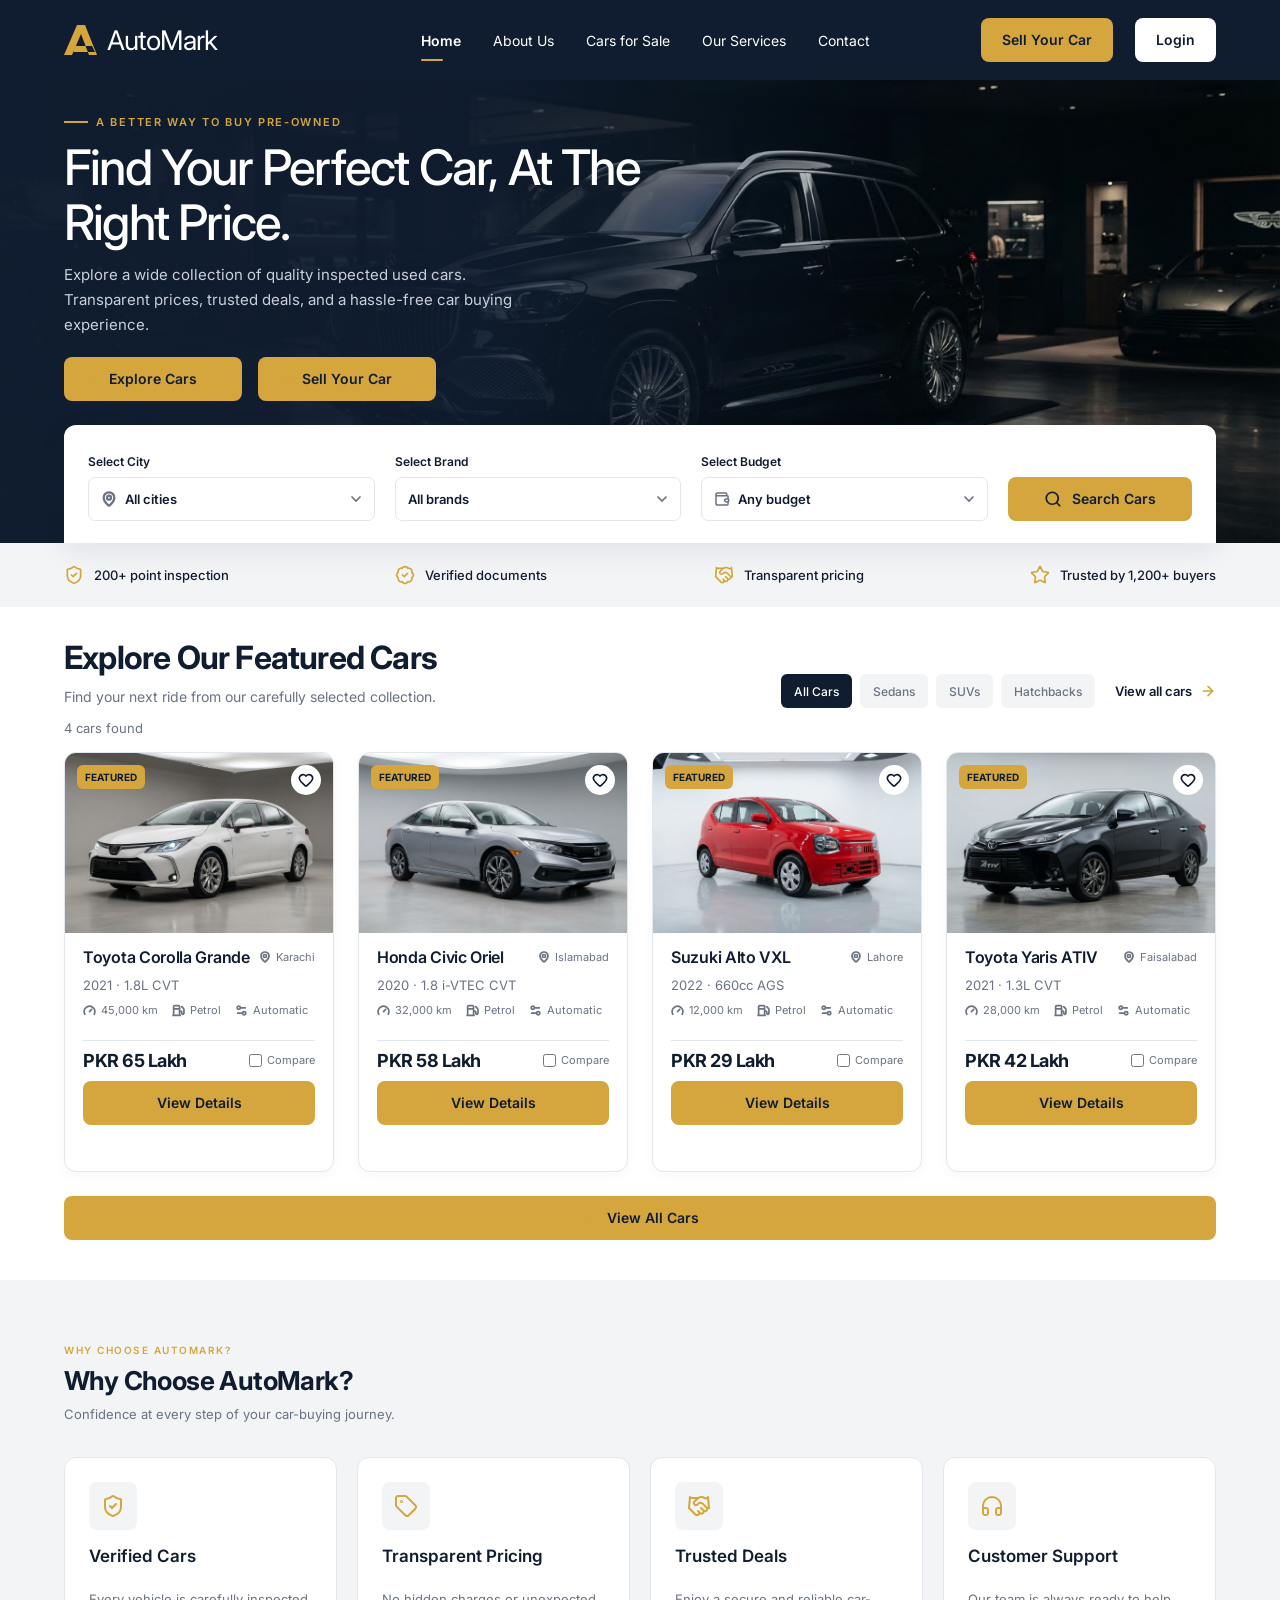
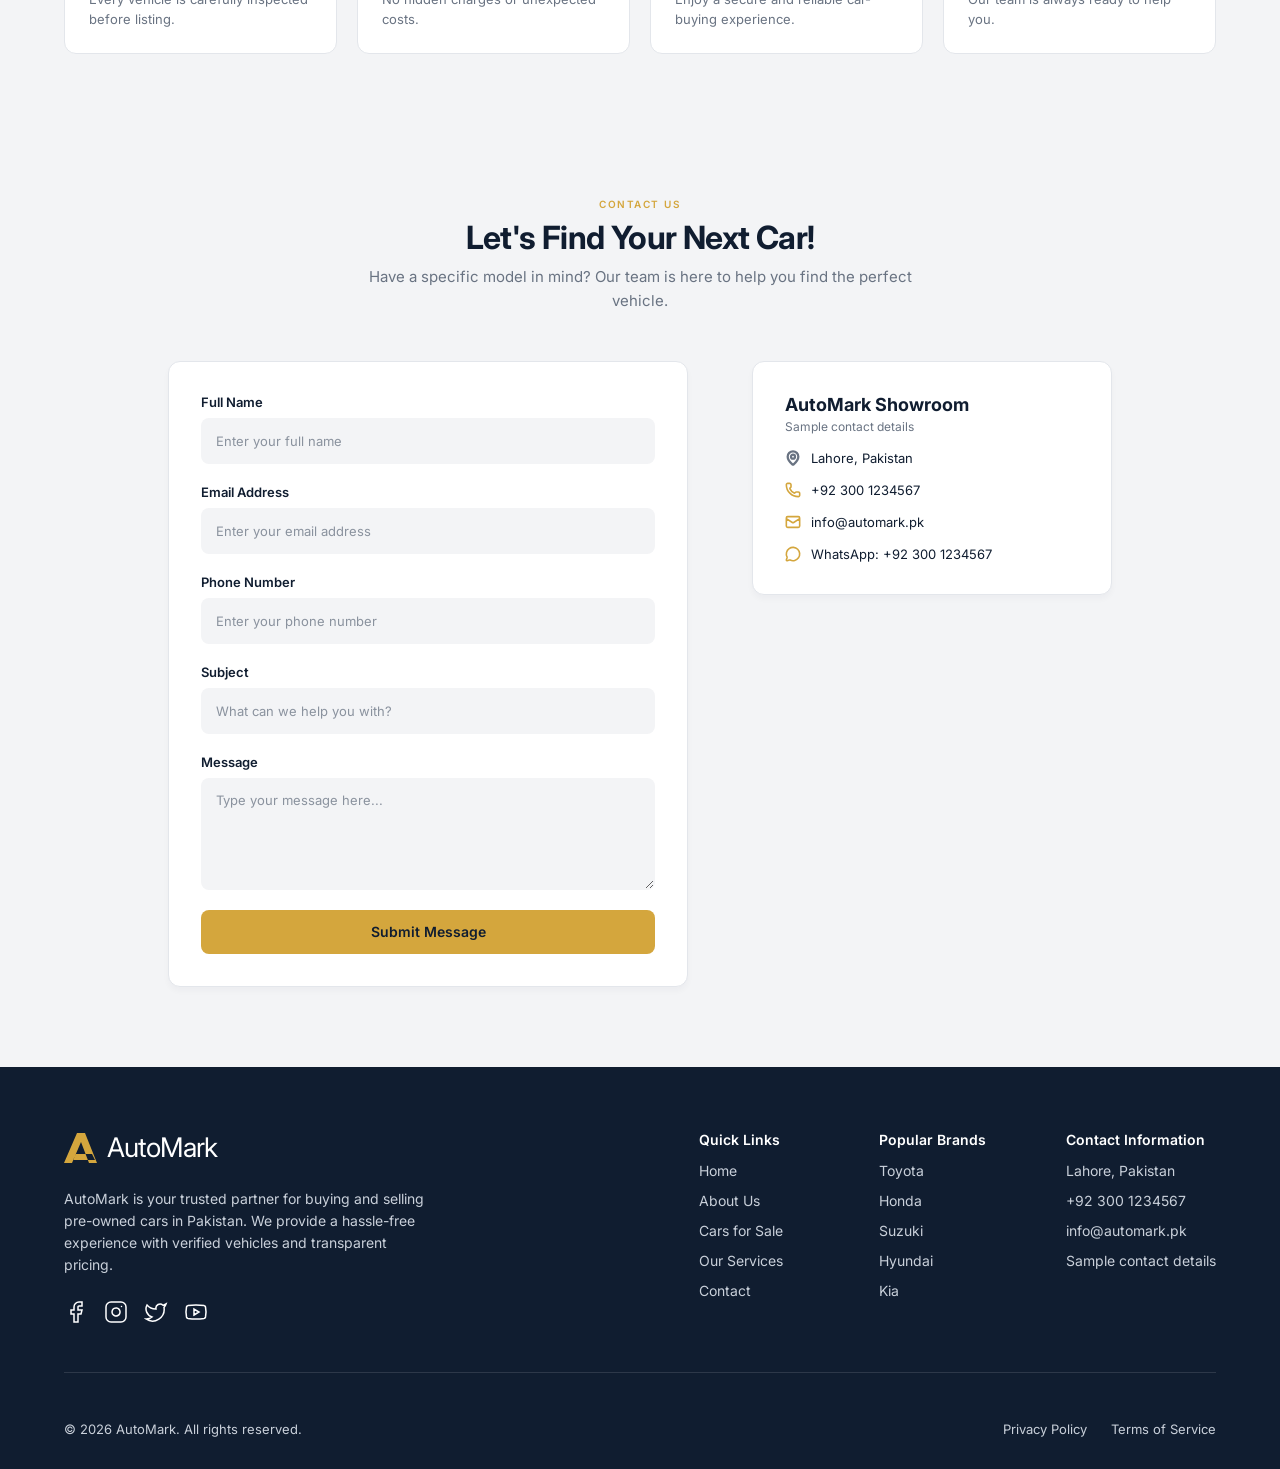
<file: index.html>
<!doctype html>
<html lang="en">
  <head>
    <meta charset="UTF-8" />
    <meta name="viewport" content="width=device-width, initial-scale=1.0" />
    <meta
      name="description"
      content="Explore inspected pre-owned cars with transparent pricing at AutoMark."
    />
    <title>AutoMark | Find Your Perfect Car</title>
    <link rel="icon" type="image/svg+xml" href="assets/automark-emblem.svg" />
    <link rel="preconnect" href="https://fonts.googleapis.com" />
    <link rel="preconnect" href="https://fonts.gstatic.com" crossorigin />
    <link
      href="https://fonts.googleapis.com/css2?family=Inter:wght@400;500;600;700&display=swap"
      rel="stylesheet"
    />
    <link rel="stylesheet" href="styles.css" />
    <link rel="stylesheet" href="pages.css" />
  </head>
  <body class="home-page">
    <header class="site-header">
      <nav class="navigation" aria-label="Main navigation">
        <a class="brand" href="index.html" aria-label="AutoMark home">
          <img src="assets/automark-emblem.svg" width="33" height="30" alt="AutoMark emblem" />
          <span>AutoMark</span>
        </a>
        <button
          class="menu-toggle"
          type="button"
          aria-expanded="false"
          aria-controls="primary-navigation"
          aria-label="Open navigation menu"
        >
          <span></span><span></span><span></span>
        </button>
        <div class="primary-navigation" id="primary-navigation">
          <a class="is-current" href="index.html" aria-current="page">Home</a>
          <a href="index.html#site-footer">About Us</a>
          <a href="index.html#featured-cars">Cars for Sale</a>
          <a href="index.html#home-hero">Our Services</a>
          <a href="index.html#contact">Contact</a>
        </div>
        <div class="navigation-actions">
          <a class="button button-gold nav-sell" href="sell-your-car.html">Sell Your Car</a>
          <a class="button button-light nav-login" href="login.html">Login</a>
        </div>
      </nav>
    </header>

    <main>
      <section class="home-hero" id="home-hero" aria-labelledby="home-title">
        <img
          class="home-hero-photo"
          src="assets/automotive-hero.png"
          alt="Luxury cars displayed inside a modern showroom"
        />
        <div class="home-hero-copy">
          <p class="home-eyebrow"><span></span>A BETTER WAY TO BUY PRE-OWNED</p>
          <h1 id="home-title">Find Your Perfect Car, At The Right Price.</h1>
          <p class="home-intro">
            Explore a wide collection of quality inspected used cars. Transparent prices,
            trusted deals, and a hassle-free car buying experience.
          </p>
          <div class="home-hero-actions">
            <a class="button button-gold" href="#featured-cars">
              <img src="assets/figma-home-arrow.svg" width="16" height="16" alt="Arrow pointing right" />
              <span>Explore Cars</span>
            </a>
            <a class="button button-gold" href="sell-your-car.html">
              <img src="assets/figma-home-arrow.svg" width="16" height="16" alt="Arrow pointing right" />
              <span>Sell Your Car</span>
            </a>
          </div>
        </div>

        <form class="car-search" id="car-search" role="search" aria-label="Search cars">
          <label class="search-field">
            <span>Select City</span>
            <span class="select-control">
              <img src="assets/figma-home-pin.svg" width="16" height="16" alt="Map pin for city selection" />
              <select name="city" aria-label="Select city">
                <option value="">All cities</option>
                <option value="Lahore">Lahore</option>
                <option>Karachi</option>
                <option>Islamabad</option>
                <option>Faisalabad</option>
              </select>
              <img class="select-chevron" src="assets/chevron-down.svg" width="16" height="16" alt="Expand city options" />
            </span>
          </label>
          <label class="search-field">
            <span>Select Brand</span>
            <span class="select-control">
              <select name="brand" aria-label="Select brand">
                <option value="">All brands</option>
                <option value="Toyota">Toyota</option>
                <option>Honda</option>
                <option>Suzuki</option>
              </select>
              <img class="select-chevron" src="assets/chevron-down.svg" width="16" height="16" alt="Expand brand options" />
            </span>
          </label>
          <label class="search-field">
            <span>Select Budget</span>
            <span class="select-control">
              <img src="assets/wallet.svg" width="16" height="16" alt="Budget wallet icon" />
              <select name="budget" aria-label="Select maximum budget">
                <option value="">Any budget</option>
                <option value="30">Up to PKR 30 Lakh</option>
                <option value="45">Up to PKR 45 Lakh</option>
                <option value="60">Up to PKR 60 Lakh</option>
              </select>
              <img class="select-chevron" src="assets/chevron-down.svg" width="16" height="16" alt="Expand budget options" />
            </span>
          </label>
          <button class="button button-gold search-submit" type="submit">
            <img src="assets/figma-home-search.svg" width="18" height="18" alt="Magnifying glass search icon" />
            Search Cars
          </button>
        </form>
      </section>

      <section class="trust-strip" aria-label="Confidence at every step">
        <div class="trust-item">
          <img src="assets/figma-home-shield.svg" width="20" height="20" alt="Shield representing vehicle inspections" />
          <span>200+ point inspection</span>
        </div>
        <div class="trust-item">
          <img src="assets/figma-home-badge.svg" width="20" height="20" alt="Verification badge for vehicle documents" />
          <span>Verified documents</span>
        </div>
        <div class="trust-item">
          <img src="assets/figma-home-handshake.svg" width="20" height="20" alt="Handshake representing transparent deals" />
          <span>Transparent pricing</span>
        </div>
        <div class="trust-item">
          <img src="assets/figma-home-star.svg" width="20" height="20" alt="Star representing buyer trust" />
          <span>Trusted by 1,200+ buyers</span>
        </div>
      </section>

      <section class="featured-section" id="featured-cars" aria-labelledby="featured-title">
        <div class="section-topline">
          <div>
            <h2 id="featured-title">Explore Our Featured Cars</h2>
            <p>Find your next ride from our carefully selected collection.</p>
          </div>
          <div class="inventory-tools">
            <div class="category-filters" role="group" aria-label="Filter cars by type">
              <button class="category-filter is-selected" type="button" data-category="all" aria-pressed="true">All Cars</button>
              <button class="category-filter" type="button" data-category="sedan" aria-pressed="false">Sedans</button>
              <button class="category-filter" type="button" data-category="suv" aria-pressed="false">SUVs</button>
              <button class="category-filter" type="button" data-category="hatchback" aria-pressed="false">Hatchbacks</button>
            </div>
            <a class="view-all-link" href="#featured-cars">
              View all cars <img src="assets/figma-home-arrow.svg" width="16" height="16" alt="Arrow pointing right to all cars" />
            </a>
          </div>
        </div>

        <p class="inventory-status" id="inventory-status" aria-live="polite"></p>
        <div class="vehicle-grid" id="vehicle-grid">
          <article class="vehicle-card" data-brand="Toyota" data-city="Karachi" data-price="65" data-category="sedan">
            <div class="vehicle-media">
              <img class="vehicle-photo" src="assets/vehicle-corolla.png" width="620" height="360" alt="Exterior view of a Toyota Corolla Grande sedan" />
              <span class="featured-badge">FEATURED</span>
              <button class="save-car" type="button" aria-label="Save Toyota Corolla Grande" aria-pressed="false">
                <img src="assets/figma-home-heart.svg" width="16" height="16" alt="Heart icon for saving the Toyota Corolla Grande" />
              </button>
            </div>
            <div class="vehicle-information">
              <div class="vehicle-heading">
                <h3>Toyota Corolla Grande</h3>
                <span class="vehicle-location"><img src="assets/figma-home-pin.svg" width="12" height="12" alt="Location pin for Karachi" />Karachi</span>
              </div>
              <p class="vehicle-variant">2021 · 1.8L CVT</p>
              <div class="vehicle-specs">
                <span><img src="assets/figma-home-gauge.svg" width="13" height="13" alt="Odometer showing mileage" />45,000 km</span>
                <span><img src="assets/figma-home-fuel.svg" width="13" height="13" alt="Fuel pump for petrol type" />Petrol</span>
                <span><img src="assets/figma-home-settings.svg" width="13" height="13" alt="Gears representing automatic transmission" />Automatic</span>
              </div>
              <div class="vehicle-price-row">
                <strong>PKR 65 Lakh</strong>
                <label class="compare-option"><input type="checkbox" /> Compare</label>
              </div>
              <a class="button button-gold vehicle-details-link" href="car-details.html?car=corolla">View Details</a>
            </div>
          </article>

          <article class="vehicle-card" data-brand="Honda" data-city="Islamabad" data-price="58" data-category="sedan">
            <div class="vehicle-media">
              <img class="vehicle-photo" src="assets/vehicle-civic.png" width="620" height="360" alt="Exterior view of a Honda Civic Oriel sedan" />
              <span class="featured-badge">FEATURED</span>
              <button class="save-car" type="button" aria-label="Save Honda Civic Oriel" aria-pressed="false">
                <img src="assets/figma-home-heart.svg" width="16" height="16" alt="Heart icon for saving the Honda Civic Oriel" />
              </button>
            </div>
            <div class="vehicle-information">
              <div class="vehicle-heading">
                <h3>Honda Civic Oriel</h3>
                <span class="vehicle-location"><img src="assets/figma-home-pin.svg" width="12" height="12" alt="Location pin for Islamabad" />Islamabad</span>
              </div>
              <p class="vehicle-variant">2020 · 1.8 i-VTEC CVT</p>
              <div class="vehicle-specs">
                <span><img src="assets/figma-home-gauge.svg" width="13" height="13" alt="Odometer showing mileage" />32,000 km</span>
                <span><img src="assets/figma-home-fuel.svg" width="13" height="13" alt="Fuel pump for petrol type" />Petrol</span>
                <span><img src="assets/figma-home-settings.svg" width="13" height="13" alt="Gears representing automatic transmission" />Automatic</span>
              </div>
              <div class="vehicle-price-row">
                <strong>PKR 58 Lakh</strong>
                <label class="compare-option"><input type="checkbox" /> Compare</label>
              </div>
              <a class="button button-gold vehicle-details-link" href="car-details.html?car=civic">View Details</a>
            </div>
          </article>

          <article class="vehicle-card" data-brand="Suzuki" data-city="Lahore" data-price="29" data-category="hatchback">
            <div class="vehicle-media">
              <img class="vehicle-photo" src="assets/vehicle-alto.png" width="620" height="360" alt="Exterior view of a red Suzuki Alto VXL hatchback" />
              <span class="featured-badge">FEATURED</span>
              <button class="save-car" type="button" aria-label="Save Suzuki Alto VXL" aria-pressed="false">
                <img src="assets/figma-home-heart.svg" width="16" height="16" alt="Heart icon for saving the Suzuki Alto VXL" />
              </button>
            </div>
            <div class="vehicle-information">
              <div class="vehicle-heading">
                <h3>Suzuki Alto VXL</h3>
                <span class="vehicle-location"><img src="assets/figma-home-pin.svg" width="12" height="12" alt="Location pin for Lahore" />Lahore</span>
              </div>
              <p class="vehicle-variant">2022 · 660cc AGS</p>
              <div class="vehicle-specs">
                <span><img src="assets/figma-home-gauge.svg" width="13" height="13" alt="Odometer showing mileage" />12,000 km</span>
                <span><img src="assets/figma-home-fuel.svg" width="13" height="13" alt="Fuel pump for petrol type" />Petrol</span>
                <span><img src="assets/figma-home-settings.svg" width="13" height="13" alt="Gears representing automatic transmission" />Automatic</span>
              </div>
              <div class="vehicle-price-row">
                <strong>PKR 29 Lakh</strong>
                <label class="compare-option"><input type="checkbox" /> Compare</label>
              </div>
              <a class="button button-gold vehicle-details-link" href="car-details.html?car=alto">View Details</a>
            </div>
          </article>

          <article class="vehicle-card" data-brand="Toyota" data-city="Faisalabad" data-price="42" data-category="sedan">
            <div class="vehicle-media">
              <img class="vehicle-photo" src="assets/vehicle-yaris.png" width="620" height="360" alt="Exterior view of a Toyota Yaris ATIV sedan" />
              <span class="featured-badge">FEATURED</span>
              <button class="save-car" type="button" aria-label="Save Toyota Yaris ATIV" aria-pressed="false">
                <img src="assets/figma-home-heart.svg" width="16" height="16" alt="Heart icon for saving the Toyota Yaris ATIV" />
              </button>
            </div>
            <div class="vehicle-information">
              <div class="vehicle-heading">
                <h3>Toyota Yaris ATIV</h3>
                <span class="vehicle-location"><img src="assets/figma-home-pin.svg" width="12" height="12" alt="Location pin for Faisalabad" />Faisalabad</span>
              </div>
              <p class="vehicle-variant">2021 · 1.3L CVT</p>
              <div class="vehicle-specs">
                <span><img src="assets/figma-home-gauge.svg" width="13" height="13" alt="Odometer showing mileage" />28,000 km</span>
                <span><img src="assets/figma-home-fuel.svg" width="13" height="13" alt="Fuel pump for petrol type" />Petrol</span>
                <span><img src="assets/figma-home-settings.svg" width="13" height="13" alt="Gears representing automatic transmission" />Automatic</span>
              </div>
              <div class="vehicle-price-row">
                <strong>PKR 42 Lakh</strong>
                <label class="compare-option"><input type="checkbox" /> Compare</label>
              </div>
              <a class="button button-gold vehicle-details-link" href="car-details.html?car=yaris">View Details</a>
            </div>
          </article>
        </div>
        <a class="button button-gold all-cars-button" href="#featured-cars">
          <img src="assets/figma-home-arrow.svg" width="16" height="16" alt="Arrow pointing right to all cars" />
          View All Cars
        </a>
      </section>

      <section class="why-section" id="why-automark" aria-labelledby="why-title">
        <div class="section-intro">
          <p class="section-eyebrow">WHY CHOOSE AUTOMARK?</p>
          <h2 id="why-title">Why Choose AutoMark?</h2>
          <p>Confidence at every step of your car-buying journey.</p>
        </div>
        <div class="benefit-grid">
          <article class="benefit-card">
            <span class="benefit-icon"><img src="assets/figma-home-shield.svg" width="24" height="24" alt="Shield representing inspected and verified cars" /></span>
            <h3>Verified Cars</h3>
            <p>Every vehicle is carefully inspected before listing.</p>
          </article>
          <article class="benefit-card">
            <span class="benefit-icon"><img src="assets/tag.svg" width="24" height="24" alt="Price tag representing transparent pricing" /></span>
            <h3>Transparent Pricing</h3>
            <p>No hidden charges or unexpected costs.</p>
          </article>
          <article class="benefit-card">
            <span class="benefit-icon"><img src="assets/figma-home-handshake.svg" width="24" height="24" alt="Handshake representing trusted deals" /></span>
            <h3>Trusted Deals</h3>
            <p>Enjoy a secure and reliable car-buying experience.</p>
          </article>
          <article class="benefit-card">
            <span class="benefit-icon"><img src="assets/headphones.svg" width="24" height="24" alt="Headphones representing customer support" /></span>
            <h3>Customer Support</h3>
            <p>Our team is always ready to help you.</p>
          </article>
        </div>
      </section>

      <section class="contact-section" id="contact" aria-labelledby="contact-title">
        <div class="section-intro centered-intro">
          <p class="section-eyebrow">CONTACT US</p>
          <h2 id="contact-title">Let's Find Your Next Car!</h2>
          <p>Have a specific model in mind? Our team is here to help you find the perfect vehicle.</p>
        </div>
        <div class="contact-layout">
          <form class="contact-form" id="contact-form">
            <label class="field"><span>Full Name</span><input name="name" type="text" placeholder="Enter your full name" required /></label>
            <label class="field"><span>Email Address</span><input name="email" type="email" placeholder="Enter your email address" required /></label>
            <label class="field"><span>Phone Number</span><input name="phone" type="tel" placeholder="Enter your phone number" required /></label>
            <label class="field"><span>Subject</span><input name="subject" type="text" placeholder="What can we help you with?" required /></label>
            <label class="field"><span>Message</span><textarea name="message" rows="4" placeholder="Type your message here..." required></textarea></label>
            <button class="button button-gold" type="submit">Submit Message</button>
            <p class="form-status" id="contact-status" aria-live="polite"></p>
          </form>
          <aside class="showroom-card" aria-label="Showroom contact details">
            <h3>AutoMark Showroom</h3>
            <p class="showroom-note">Sample contact details</p>
            <a href="index.html#contact"><img src="assets/figma-home-pin.svg" width="16" height="16" alt="Location pin for the Lahore showroom" />Lahore, Pakistan</a>
            <a href="tel:+923001234567"><img src="assets/figma-home-phone.svg" width="16" height="16" alt="Telephone handset for showroom contact" />+92 300 1234567</a>
            <a href="mailto:info@automark.pk"><img src="assets/figma-home-mail.svg" width="16" height="16" alt="Envelope for showroom email" />info@automark.pk</a>
            <a href="https://wa.me/923001234567"><img src="assets/figma-home-message.svg" width="16" height="16" alt="Chat bubble for WhatsApp contact" />WhatsApp: +92 300 1234567</a>
          </aside>
        </div>
      </section>
    </main>

    <footer class="site-footer" id="site-footer">
      <div class="footer-main">
        <div class="footer-brand">
          <a class="brand" href="index.html" aria-label="AutoMark home">
            <img src="assets/automark-emblem.svg" width="33" height="30" alt="AutoMark emblem" />
            <span>AutoMark</span>
          </a>
          <p>
            AutoMark is your trusted partner for buying and selling pre-owned cars in Pakistan.
            We provide a hassle-free experience with verified vehicles and transparent pricing.
          </p>
          <div class="social-links" aria-label="Social media">
            <a href="https://facebook.com" aria-label="Facebook"><img src="assets/figma-facebook.svg" width="24" height="24" alt="Facebook logo" /></a>
            <a href="https://instagram.com" aria-label="Instagram"><img src="assets/figma-instagram.svg" width="24" height="24" alt="Instagram logo" /></a>
            <a href="https://twitter.com" aria-label="Twitter"><img src="assets/figma-twitter.svg" width="24" height="24" alt="Twitter logo" /></a>
            <a href="https://youtube.com" aria-label="YouTube"><img src="assets/figma-youtube.svg" width="24" height="24" alt="YouTube logo" /></a>
          </div>
        </div>
        <div class="footer-links">
          <div><h2>Quick Links</h2><a href="index.html">Home</a><a href="index.html#site-footer">About Us</a><a href="index.html#featured-cars">Cars for Sale</a><a href="index.html#home-hero">Our Services</a><a href="index.html#contact">Contact</a></div>
          <div><h2>Popular Brands</h2><a href="index.html#featured-cars">Toyota</a><a href="index.html#featured-cars">Honda</a><a href="index.html#featured-cars">Suzuki</a><a href="index.html#featured-cars">Hyundai</a><a href="index.html#featured-cars">Kia</a></div>
          <div><h2>Contact Information</h2><a href="index.html#contact">Lahore, Pakistan</a><a href="tel:+923001234567">+92 300 1234567</a><a href="mailto:info@automark.pk">info@automark.pk</a><a href="mailto:info@automark.pk">Sample contact details</a></div>
        </div>
      </div>
      <div class="footer-bottom">
        <span>© 2026 AutoMark. All rights reserved.</span>
        <div><a href="mailto:info@automark.pk?subject=Privacy%20policy">Privacy Policy</a><a href="mailto:info@automark.pk?subject=Terms%20of%20service">Terms of Service</a></div>
      </div>
    </footer>
    <script src="site.js"></script>
    <script src="home.js"></script>
  </body>
</html>
</file>
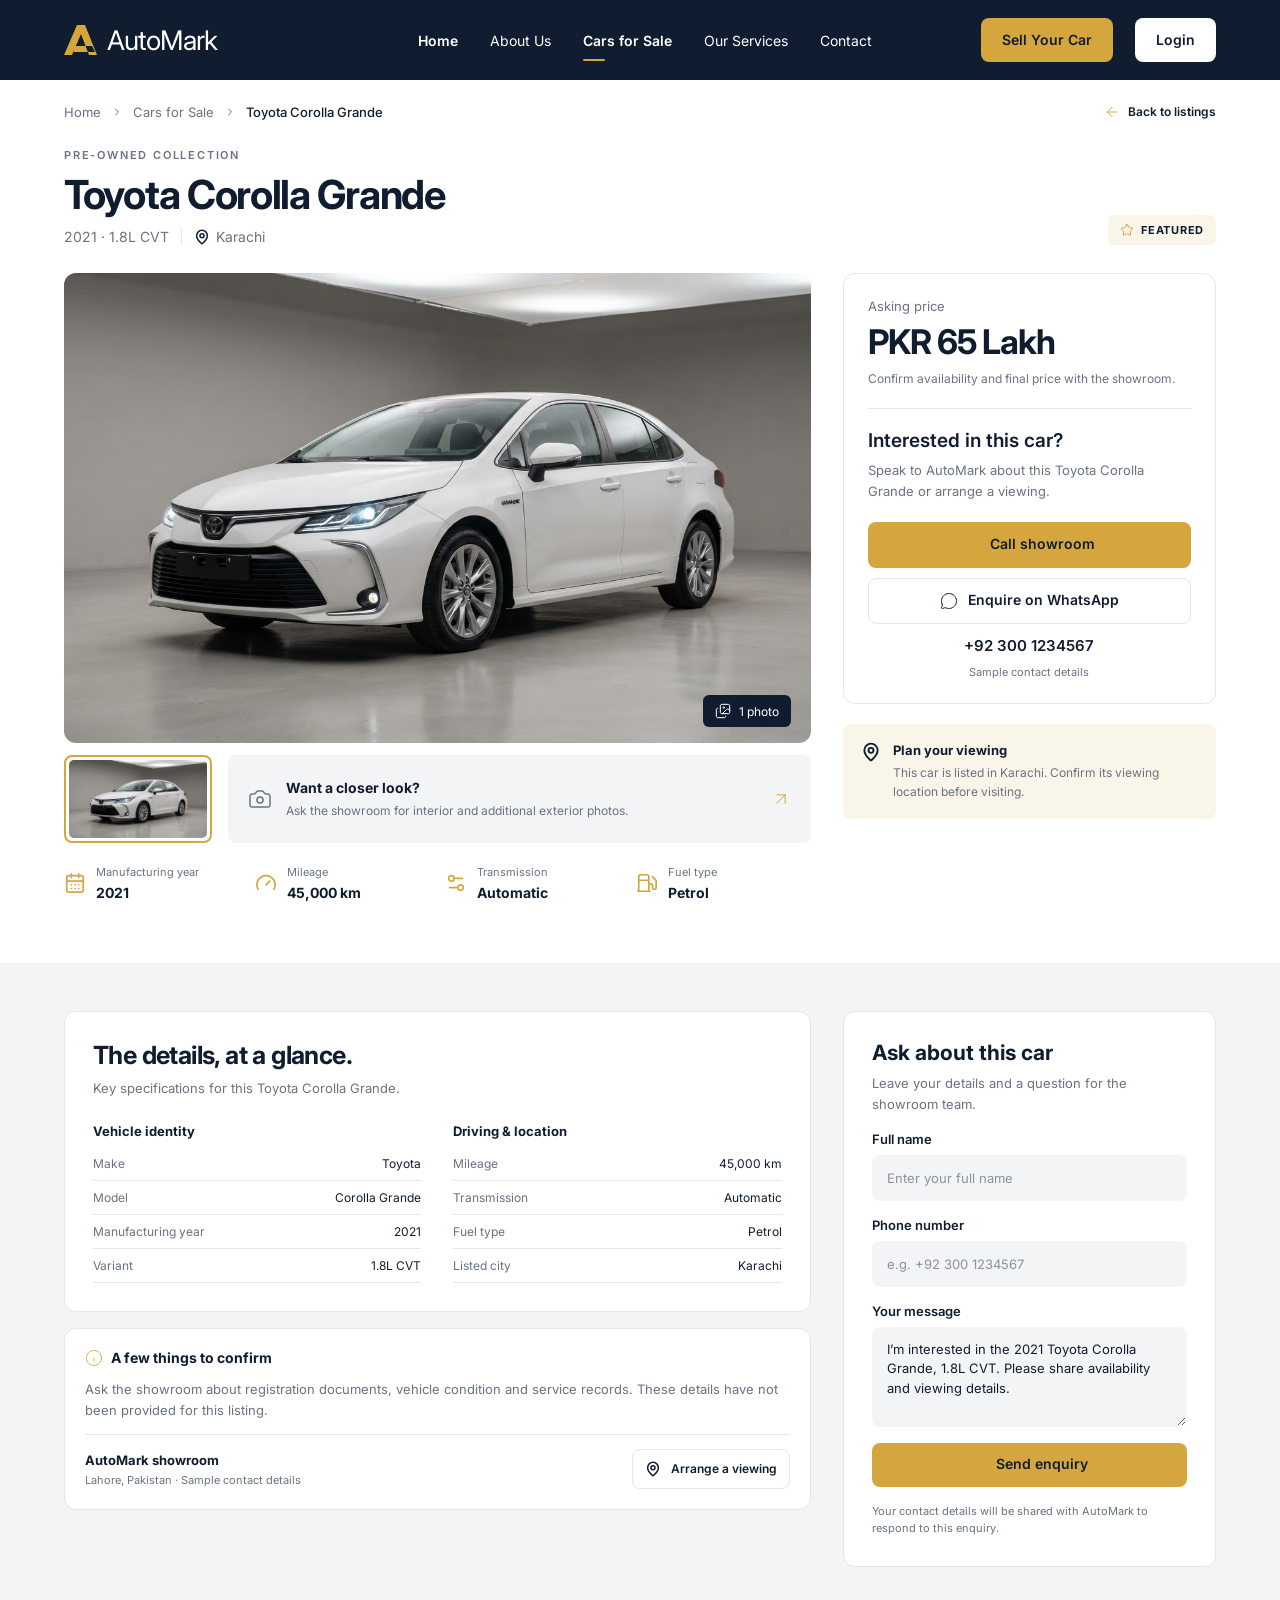
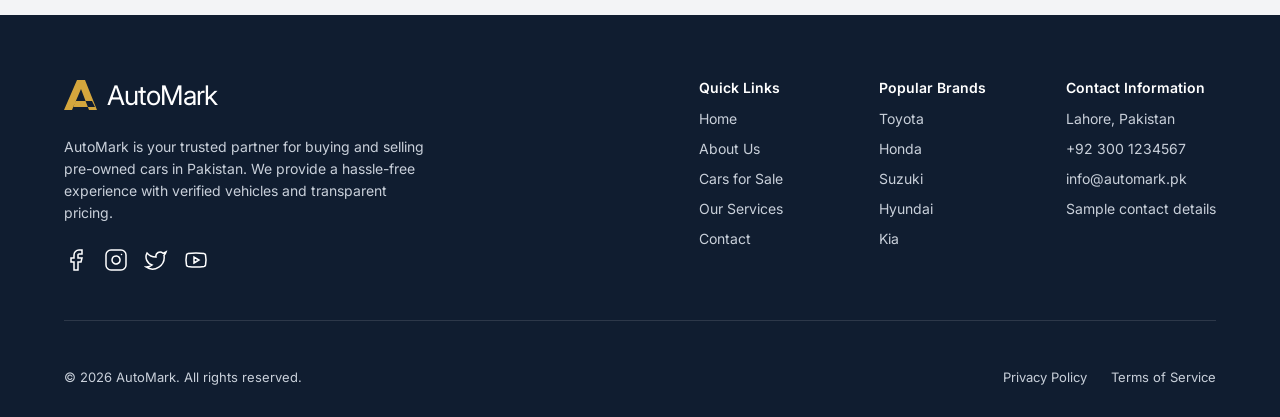
<file: car-details.html>
<!doctype html>
<html lang="en">
  <head>
    <meta charset="UTF-8" />
    <meta name="viewport" content="width=device-width, initial-scale=1.0" />
    <meta name="description" content="View vehicle details and contact AutoMark about an inspected pre-owned car." />
    <title>Toyota Corolla Grande | AutoMark</title>
    <link rel="icon" type="image/svg+xml" href="assets/automark-emblem.svg" />
    <link rel="preconnect" href="https://fonts.googleapis.com" />
    <link rel="preconnect" href="https://fonts.gstatic.com" crossorigin />
    <link href="https://fonts.googleapis.com/css2?family=Inter:wght@400;500;600;700&display=swap" rel="stylesheet" />
    <link rel="stylesheet" href="styles.css" />
    <link rel="stylesheet" href="pages.css" />
  </head>
  <body class="details-page">
    <header class="site-header">
      <nav class="navigation" aria-label="Main navigation">
        <a class="brand" href="index.html" aria-label="AutoMark home"><img src="assets/automark-emblem.svg" width="33" height="30" alt="AutoMark emblem" /><span>AutoMark</span></a>
        <button class="menu-toggle" type="button" aria-expanded="false" aria-controls="primary-navigation" aria-label="Open navigation menu"><span></span><span></span><span></span></button>
        <div class="primary-navigation" id="primary-navigation">
          <a href="index.html">Home</a><a href="index.html#site-footer">About Us</a><a class="is-current" href="index.html#featured-cars" aria-current="page">Cars for Sale</a><a href="index.html#home-hero">Our Services</a><a href="index.html#contact">Contact</a>
        </div>
        <div class="navigation-actions"><a class="button button-gold nav-sell" href="sell-your-car.html">Sell Your Car</a><a class="button button-light nav-login" href="login.html">Login</a></div>
      </nav>
    </header>

    <main>
      <section class="detail-overview">
        <div class="detail-breadcrumb-row">
          <nav class="breadcrumb" aria-label="Breadcrumb"><a href="index.html">Home</a><img src="assets/figma-detail-chevron.svg" width="12" height="12" alt="Right chevron separating breadcrumb items" /><a href="index.html#featured-cars">Cars for Sale</a><img src="assets/figma-detail-chevron.svg" width="12" height="12" alt="Right chevron separating breadcrumb items" /><span id="detail-breadcrumb-name" aria-current="page">Toyota Corolla Grande</span></nav>
          <a class="back-link" href="index.html#featured-cars"><img src="assets/figma-detail-back.svg" width="16" height="16" alt="Left arrow pointing back to listings" />Back to listings</a>
        </div>
        <div class="detail-heading">
          <div>
            <p class="detail-eyebrow">PRE-OWNED COLLECTION</p>
            <h1 id="detail-title">Toyota Corolla Grande</h1>
            <div class="detail-subtitle"><span id="detail-year-variant">2021 · 1.8L CVT</span><span class="detail-divider"></span><span class="detail-city"><img src="assets/figma-detail-pin.svg" width="16" height="16" alt="Map pin for vehicle location" /><span id="detail-city">Karachi</span></span></div>
          </div>
          <span class="detail-featured"><img src="assets/figma-detail-star.svg" width="14" height="14" alt="Star marking this vehicle as featured" />FEATURED</span>
        </div>

        <div class="detail-columns">
          <section class="detail-gallery" aria-label="Vehicle photos and highlights">
            <div class="detail-main-photo">
              <img id="detail-photo" src="assets/vehicle-corolla.png" width="1000" height="600" alt="Exterior view of a Toyota Corolla Grande sedan" />
              <span class="photo-count"><img src="assets/figma-detail-images.svg" width="16" height="16" alt="Photo gallery icon" />1 photo</span>
            </div>
            <div class="detail-thumbnails">
              <div class="selected-thumbnail"><img id="detail-thumbnail" src="assets/vehicle-corolla.png" width="296" height="176" alt="Thumbnail showing the Toyota Corolla Grande exterior" /></div>
              <div class="additional-photos">
                <img src="assets/figma-detail-camera.svg" width="24" height="24" alt="Camera for requesting additional vehicle photos" />
                <div><strong>Want a closer look?</strong><span>Ask the showroom for interior and additional exterior photos.</span></div>
                <img src="assets/figma-detail-arrow.svg" width="20" height="20" alt="Arrow indicating additional photo request" />
              </div>
            </div>
            <div class="detail-highlights">
              <div><img src="assets/figma-detail-calendar.svg" width="22" height="22" alt="Calendar for manufacturing year" /><span><small>Manufacturing year</small><strong id="detail-year">2021</strong></span></div>
              <div><img src="assets/figma-detail-gauge.svg" width="22" height="22" alt="Odometer for vehicle mileage" /><span><small>Mileage</small><strong id="detail-mileage">45,000 km</strong></span></div>
              <div><img src="assets/figma-detail-settings.svg" width="22" height="22" alt="Gears for transmission type" /><span><small>Transmission</small><strong id="detail-transmission">Automatic</strong></span></div>
              <div><img src="assets/figma-detail-fuel.svg" width="22" height="22" alt="Fuel pump for fuel type" /><span><small>Fuel type</small><strong id="detail-fuel">Petrol</strong></span></div>
            </div>
          </section>

          <aside class="detail-contact-column" aria-label="Price and contact">
            <section class="price-contact-card">
              <div class="asking-price"><span>Asking price</span><strong id="detail-price">PKR 65 Lakh</strong><p>Confirm availability and final price with the showroom.</p></div>
              <hr />
              <div class="enquiry-intro"><h2>Interested in this car?</h2><p>Speak to AutoMark about this <span data-car-name>Corolla Grande</span> or arrange a viewing.</p></div>
              <div class="detail-actions">
                <a class="button button-gold" href="tel:+923001234567"><img src="assets/figma-detail-arrow.svg" width="16" height="16" alt="Arrow indicating the showroom call action" />Call showroom</a>
                <a class="button button-outline" href="https://wa.me/923001234567"><img src="assets/figma-detail-message.svg" width="18" height="18" alt="Message icon for WhatsApp enquiry" />Enquire on WhatsApp</a>
                <a class="showroom-phone" href="tel:+923001234567">+92 300 1234567</a>
                <span class="sample-contact">Sample contact details</span>
              </div>
            </section>
            <aside class="viewing-note">
              <img src="assets/figma-detail-pin.svg" width="20" height="20" alt="Map pin for vehicle viewing location" />
              <div><strong>Plan your viewing</strong><p>This car is listed in <span data-city-name>Karachi</span>. Confirm its viewing location before visiting.</p></div>
            </aside>
          </aside>
        </div>
      </section>

      <section class="detail-information">
        <div class="detail-information-main">
          <section class="specification-card" aria-labelledby="specifications-title">
            <div class="specification-heading"><h2 id="specifications-title">The details, at a glance.</h2><p>Key specifications for this <span data-car-name>Toyota Corolla Grande</span>.</p></div>
            <div class="specification-groups">
              <div><h3>Vehicle identity</h3><dl><div><dt>Make</dt><dd id="detail-make">Toyota</dd></div><div><dt>Model</dt><dd id="detail-model">Corolla Grande</dd></div><div><dt>Manufacturing year</dt><dd id="detail-year-spec">2021</dd></div><div><dt>Variant</dt><dd id="detail-variant">1.8L CVT</dd></div></dl></div>
              <div><h3>Driving &amp; location</h3><dl><div><dt>Mileage</dt><dd id="detail-mileage-spec">45,000 km</dd></div><div><dt>Transmission</dt><dd id="detail-transmission-spec">Automatic</dd></div><div><dt>Fuel type</dt><dd id="detail-fuel-spec">Petrol</dd></div><div><dt>Listed city</dt><dd id="detail-city-spec">Karachi</dd></div></dl></div>
            </div>
          </section>
          <section class="showroom-info-card">
            <div class="showroom-info-heading"><img src="assets/figma-detail-info.svg" width="18" height="18" alt="Information icon for vehicle checks" /><h2>A few things to confirm</h2></div>
            <p>Ask the showroom about registration documents, vehicle condition and service records. These details have not been provided for this listing.</p>
            <div class="showroom-address"><span><strong>AutoMark showroom</strong><small>Lahore, Pakistan · Sample contact details</small></span><a class="button button-outline" href="#enquiry-form"><img src="assets/figma-detail-pin.svg" width="16" height="16" alt="Map pin for arranging a vehicle viewing" />Arrange a viewing</a></div>
          </section>
        </div>
        <form class="detail-enquiry-form" id="enquiry-form">
          <div><h2>Ask about this car</h2><p>Leave your details and a question for the showroom team.</p></div>
          <label class="field"><span>Full name</span><input name="name" type="text" placeholder="Enter your full name" required /></label>
          <label class="field"><span>Phone number</span><input name="phone" type="tel" placeholder="e.g. +92 300 1234567" required /></label>
          <label class="field"><span>Your message</span><textarea id="enquiry-message" name="message" rows="4" required>I’m interested in the 2021 Toyota Corolla Grande, 1.8L CVT. Please share availability and viewing details.</textarea></label>
          <button class="button button-gold" type="submit"><img src="assets/figma-detail-arrow.svg" width="16" height="16" alt="Arrow indicating the send enquiry action" />Send enquiry</button>
          <p class="form-status" id="enquiry-status" aria-live="polite"></p>
          <p class="privacy-note">Your contact details will be shared with AutoMark to respond to this enquiry.</p>
        </form>
      </section>
    </main>

    <footer class="site-footer">
      <div class="footer-main">
        <div class="footer-brand">
          <a class="brand" href="index.html" aria-label="AutoMark home"><img src="assets/automark-emblem.svg" width="33" height="30" alt="AutoMark emblem" /><span>AutoMark</span></a>
          <p>AutoMark is your trusted partner for buying and selling pre-owned cars in Pakistan. We provide a hassle-free experience with verified vehicles and transparent pricing.</p>
          <div class="social-links" aria-label="Social media">
            <a href="https://facebook.com" aria-label="Facebook"><img src="assets/figma-facebook.svg" width="24" height="24" alt="Facebook logo" /></a><a href="https://instagram.com" aria-label="Instagram"><img src="assets/figma-instagram.svg" width="24" height="24" alt="Instagram logo" /></a><a href="https://twitter.com" aria-label="Twitter"><img src="assets/figma-twitter.svg" width="24" height="24" alt="Twitter logo" /></a><a href="https://youtube.com" aria-label="YouTube"><img src="assets/figma-youtube.svg" width="24" height="24" alt="YouTube logo" /></a>
          </div>
        </div>
        <div class="footer-links">
          <div><h2>Quick Links</h2><a href="index.html">Home</a><a href="index.html#site-footer">About Us</a><a href="index.html#featured-cars">Cars for Sale</a><a href="index.html#home-hero">Our Services</a><a href="index.html#contact">Contact</a></div>
          <div><h2>Popular Brands</h2><a href="index.html#featured-cars">Toyota</a><a href="index.html#featured-cars">Honda</a><a href="index.html#featured-cars">Suzuki</a><a href="index.html#featured-cars">Hyundai</a><a href="index.html#featured-cars">Kia</a></div>
          <div><h2>Contact Information</h2><a href="index.html#contact">Lahore, Pakistan</a><a href="tel:+923001234567">+92 300 1234567</a><a href="mailto:info@automark.pk">info@automark.pk</a><a href="mailto:info@automark.pk">Sample contact details</a></div>
        </div>
      </div>
      <div class="footer-bottom"><span>© 2026 AutoMark. All rights reserved.</span><div><a href="mailto:info@automark.pk?subject=Privacy%20policy">Privacy Policy</a><a href="mailto:info@automark.pk?subject=Terms%20of%20service">Terms of Service</a></div></div>
    </footer>
    <script src="site.js"></script>
    <script src="car-details.js"></script>
  </body>
</html>
</file>
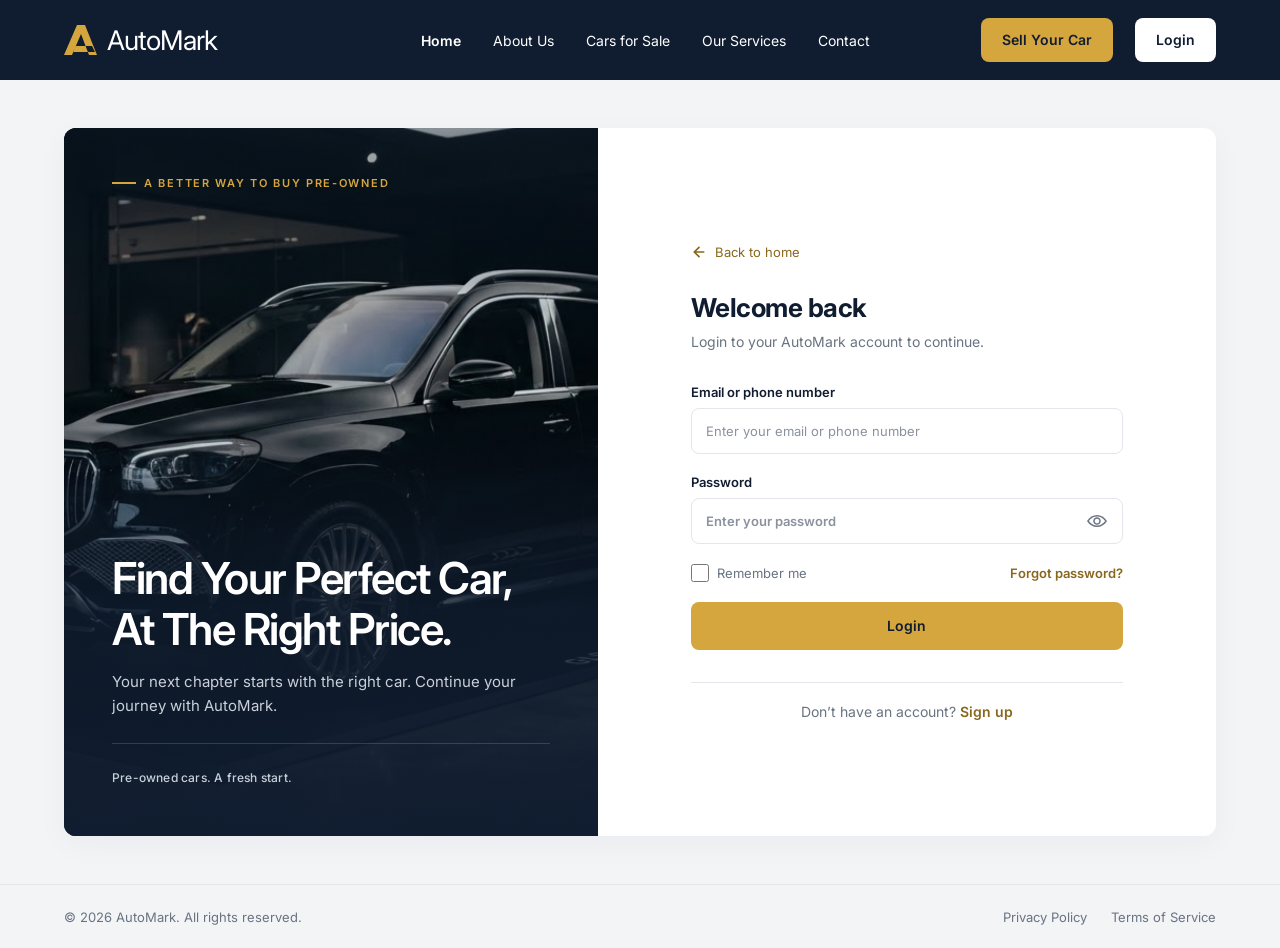
<file: login.html>
<!doctype html>
<html lang="en">
  <head>
    <meta charset="UTF-8" />
    <meta name="viewport" content="width=device-width, initial-scale=1.0" />
    <meta name="description" content="Sign in to your AutoMark account." />
    <title>Login | AutoMark</title>
    <link rel="icon" type="image/svg+xml" href="assets/automark-emblem.svg" />
    <link rel="preconnect" href="https://fonts.googleapis.com" />
    <link rel="preconnect" href="https://fonts.gstatic.com" crossorigin />
    <link href="https://fonts.googleapis.com/css2?family=Inter:wght@400;500;600;700&display=swap" rel="stylesheet" />
    <link rel="stylesheet" href="styles.css" />
    <link rel="stylesheet" href="pages.css" />
  </head>
  <body class="login-page">
    <header class="site-header">
      <nav class="navigation" aria-label="Main navigation">
        <a class="brand" href="index.html" aria-label="AutoMark home"><img src="assets/automark-emblem.svg" width="33" height="30" alt="" /><span>AutoMark</span></a>
        <button class="menu-toggle" type="button" aria-expanded="false" aria-controls="primary-navigation" aria-label="Open navigation menu"><span></span><span></span><span></span></button>
        <div class="primary-navigation" id="primary-navigation">
          <a href="index.html">Home</a><a href="index.html#site-footer">About Us</a><a href="index.html#featured-cars">Cars for Sale</a><a href="index.html#home-hero">Our Services</a><a href="index.html#contact">Contact</a>
        </div>
        <div class="navigation-actions"><a class="button button-gold nav-sell" href="sell-your-car.html">Sell Your Car</a><a class="button button-light nav-login" href="login.html" aria-current="page">Login</a></div>
      </nav>
    </header>

    <main class="login-main">
      <section class="login-card" aria-label="AutoMark account login">
        <div class="login-welcome">
          <img
            class="login-welcome-photo"
            src="assets/automotive-hero.png"
            alt="Luxury car parked inside a modern showroom"
          />
          <p class="home-eyebrow"><span></span>A BETTER WAY TO BUY PRE-OWNED</p>
          <div class="login-welcome-copy">
            <div><h1>Find Your Perfect Car, At The Right Price.</h1><p>Your next chapter starts with the right car. Continue your journey with AutoMark.</p></div>
            <div class="welcome-divider"></div>
            <p class="welcome-tagline">Pre-owned cars. A fresh start.</p>
          </div>
        </div>
        <div class="login-panel">
          <div class="login-form-wrap">
            <a class="login-back-link" href="index.html"><img src="assets/arrow-left.svg" width="16" height="16" alt="" />Back to home</a>
            <div class="login-form-heading"><h1>Welcome back</h1><p>Login to your AutoMark account to continue.</p></div>
            <form class="login-form" id="login-form">
              <label class="field"><span>Email or phone number</span><input name="identity" type="text" autocomplete="username" placeholder="Enter your email or phone number" required /></label>
              <label class="field"><span>Password</span><span class="password-control"><input id="login-password" name="password" type="password" autocomplete="current-password" placeholder="Enter your password" required /><button class="password-toggle" type="button" aria-label="Show password" aria-pressed="false"><img src="assets/figma-login-eye.svg" width="20" height="12" alt="" /></button></span></label>
              <div class="login-options">
                <label class="remember-option"><input name="remember" type="checkbox" />Remember me</label>
                <button class="forgot-password" id="forgot-password" type="button">Forgot password?</button>
              </div>
              <button class="button button-gold login-submit" type="submit">Login</button>
              <p class="form-status" id="login-status" aria-live="polite"></p>
            </form>
            <div class="signup-prompt"><span>Don’t have an account?</span> <a href="mailto:info@automark.pk?subject=Create%20an%20AutoMark%20account">Sign up</a></div>
          </div>
        </div>
      </section>
    </main>

    <footer class="login-footer">
      <span>© 2026 AutoMark. All rights reserved.</span>
      <div><a href="mailto:info@automark.pk?subject=Privacy%20policy">Privacy Policy</a><a href="mailto:info@automark.pk?subject=Terms%20of%20service">Terms of Service</a></div>
    </footer>
    <script src="site.js"></script>
    <script src="login.js"></script>
  </body>
</html>
</file>
<file: styles.css>
:root {
  color-scheme: light;
  --navy: #101d30;
  --gold: #d4a63d;
  --ink: #101d30;
  --muted: #697382;
  --canvas: #f3f4f6;
  --line: #e3e6eb;
  --pale-gold: #faf5e9;
  --content-width: 1312px;
  font-family: Inter, sans-serif;
}

* {
  box-sizing: border-box;
}

html {
  scroll-behavior: smooth;
}

body {
  min-width: 320px;
  margin: 0;
  background: var(--canvas);
  color: var(--ink);
  font-family: Inter, sans-serif;
  font-size: 14px;
}

button,
input,
select,
textarea {
  font: inherit;
}

a {
  color: inherit;
  text-decoration: none;
}

.site-header {
  height: 80px;
  background: var(--navy);
  color: white;
}

.navigation {
  width: min(calc(100vw - 128px), var(--content-width));
  height: 100%;
  margin-left: max(64px, calc((100vw - var(--content-width)) / 2));
  margin-right: auto;
  display: flex;
  align-items: center;
  justify-content: space-between;
  gap: 24px;
}

.brand {
  display: inline-flex;
  flex: 0 0 245px;
  align-items: center;
  gap: 10px;
  color: white;
}

.brand img {
  display: block;
  flex: none;
  width: 33px;
  height: 30px;
}

.brand span {
  font-size: 27px;
  font-weight: 400;
  letter-spacing: -1px;
  line-height: 33px;
}

.primary-navigation {
  display: flex;
  align-items: center;
  gap: 32px;
}

.primary-navigation a {
  display: flex;
  height: 80px;
  align-items: center;
  color: white;
  font-size: 14px;
  white-space: nowrap;
}

.primary-navigation a:first-child {
  font-weight: 600;
}

.navigation-actions {
  display: flex;
  align-items: center;
  gap: 22px;
}

.button {
  min-height: 44px;
  display: inline-flex;
  align-items: center;
  justify-content: center;
  gap: 10px;
  padding: 0 20px;
  border: 1px solid transparent;
  border-radius: 8px;
  font-size: 14px;
  font-weight: 600;
  line-height: 1.2;
  white-space: nowrap;
  cursor: pointer;
  transition: background-color 140ms ease, border-color 140ms ease, transform 140ms ease;
}

.button:hover {
  transform: translateY(-1px);
}

.button-gold {
  background: var(--gold);
  color: var(--navy);
}

.button-gold:hover {
  background: #e0b54c;
}

.button-light {
  background: white;
  color: var(--navy);
}

.button-outline {
  border-color: var(--line);
  background: transparent;
  color: var(--navy);
}

.menu-toggle {
  display: none;
}

.page-hero {
  position: relative;
  min-height: 243px;
  padding: 28px max(64px, calc((100vw - var(--content-width)) / 2)) 36px;
  background: white;
}

.hero-breadcrumb-row {
  display: flex;
  align-items: center;
  justify-content: space-between;
  min-height: 16px;
}

.breadcrumb,
.back-link {
  display: inline-flex;
  align-items: center;
  gap: 10px;
  font-size: 13px;
  line-height: 16px;
}

.breadcrumb a,
.back-link {
  color: var(--muted);
}

.breadcrumb img,
.back-link img {
  display: block;
  flex: none;
}

.breadcrumb span {
  color: var(--ink);
  font-weight: 500;
}

.back-link {
  gap: 8px;
  color: var(--ink);
  font-size: 12px;
  font-weight: 600;
}

.hero-copy {
  max-width: 820px;
  margin-top: 28px;
}

.eyebrow {
  display: flex;
  align-items: center;
  gap: 8px;
  color: #89671d;
  font-size: 11px;
  font-weight: 700;
  letter-spacing: 1px;
  line-height: 1.2;
}

.eyebrow span {
  width: 24px;
  height: 2px;
  background: var(--gold);
}

.hero-copy h1 {
  margin: 10px 0 6px;
  font-size: 40px;
  font-weight: 700;
  letter-spacing: -1.3px;
  line-height: 1.2;
}

.hero-copy p {
  max-width: 820px;
  margin: 0;
  color: var(--muted);
  font-size: 15px;
  line-height: 1.65;
}

.required-note {
  position: absolute;
  right: max(64px, calc((100vw - var(--content-width)) / 2));
  bottom: 36px;
  margin: 0;
  color: var(--muted);
  font-size: 13px;
}

.submission-layout {
  width: min(calc(100vw - 128px), var(--content-width));
  margin-left: max(64px, calc((100vw - var(--content-width)) / 2));
  margin-right: auto;
  padding-block: 32px 64px;
  display: grid;
  grid-template-columns: minmax(0, 2.64fr) minmax(300px, 1fr);
  align-items: start;
  gap: 32px;
}

.submission-form,
.submission-aside {
  min-width: 0;
  display: flex;
  flex-direction: column;
  gap: 24px;
}

.submission-aside {
  gap: 24px;
}

.form-card,
.checklist-card {
  min-width: 0;
  border: 1px solid var(--line);
  border-radius: 12px;
  background: white;
}

.form-card {
  padding: 32px 31px;
  display: flex;
  flex-direction: column;
  gap: 24px;
}

.vehicle-card {
  padding-bottom: 34px;
}

.contact-card {
  padding-top: 31px;
  padding-bottom: 31px;
}

.section-heading {
  display: flex;
  align-items: flex-start;
  gap: 14px;
}

.step-number {
  flex: none;
  width: 36px;
  height: 36px;
  display: grid;
  place-items: center;
  border-radius: 8px;
  background: var(--pale-gold);
  color: #89671d;
  font-size: 13px;
  font-weight: 700;
}

.section-heading h2 {
  margin: 0 0 6px;
  font-size: 22px;
  font-weight: 700;
  letter-spacing: -0.5px;
  line-height: 27px;
}

.section-heading p {
  margin: 0;
  color: var(--muted);
  font-size: 14px;
  line-height: 22px;
}

.section-divider {
  width: 100%;
  height: 1px;
  background: var(--line);
}

.field-grid {
  display: grid;
  gap: 20px;
}

.three-columns {
  grid-template-columns: repeat(3, minmax(0, 1fr));
}

.field {
  min-width: 0;
  min-height: 73px;
  display: flex;
  flex-direction: column;
  gap: 8px;
}

.field label {
  color: var(--ink);
  font-size: 14px;
  font-weight: 600;
  line-height: 1.2;
}

.field label span {
  color: var(--ink);
}

.control-wrap {
  position: relative;
  min-width: 0;
}

.field input,
.field select,
.field textarea,
.control-wrap select,
.control-wrap input {
  width: 100%;
  min-width: 0;
  height: 46px;
  padding: 0 14px;
  border: 1px solid var(--line);
  border-radius: 8px;
  outline: none;
  background-color: white;
  color: var(--ink);
  font-size: 14px;
}

.field input::placeholder,
.field textarea::placeholder {
  color: #8a929e;
  opacity: 1;
}

.field input:focus,
.field select:focus,
.field textarea:focus {
  border-color: var(--gold);
  box-shadow: 0 0 0 3px rgb(212 166 61 / 15%);
}

.control-wrap select {
  appearance: none;
  padding-right: 38px;
  color: var(--muted);
}

.control-wrap select:valid {
  color: var(--ink);
}

.has-leading-icon input,
.has-leading-icon select {
  padding-left: 40px;
}

.leading-icon,
.trailing-icon {
  position: absolute;
  top: 50%;
  z-index: 1;
  display: block;
  pointer-events: none;
  transform: translateY(-50%);
}

.leading-icon {
  left: 12px;
}

.trailing-icon {
  right: 12px;
}

.field-hint {
  margin: 0;
  color: var(--muted);
  font-size: 12px;
  line-height: 1.25;
}

.price-row {
  display: grid;
  grid-template-columns: minmax(240px, 324px) minmax(0, 1fr);
  align-items: center;
  gap: 24px;
}

.price-hint {
  margin: 20px 0 0;
}

.description-field textarea {
  height: 112px;
  min-height: 112px;
  padding: 14px;
  resize: vertical;
  line-height: 1.5;
}

.description-field .field-hint {
  margin-top: 0;
}

.upload-zone {
  min-height: 168px;
  padding: 24px;
  display: flex;
  align-items: center;
  gap: 16px;
  border: 1px dashed #cbd1da;
  border-radius: 8px;
  background: #f6f7f9;
  cursor: pointer;
}

.upload-zone:focus-visible,
.upload-zone.is-dragging {
  outline: 2px solid var(--gold);
  outline-offset: 2px;
}

.upload-zone > img {
  flex: none;
}

.upload-copy {
  min-width: 0;
  display: flex;
  flex: 1;
  flex-direction: column;
  gap: 6px;
}

.upload-copy strong {
  font-size: 16px;
  font-weight: 600;
}

.upload-copy span {
  color: var(--muted);
  font-size: 13px;
  line-height: 1.5;
}

.upload-copy .upload-status {
  font-size: 12px;
}

.choose-photos {
  flex: none;
  min-width: 148px;
}

.photo-guidance {
  display: grid;
  grid-template-columns: repeat(3, minmax(0, 1fr));
  gap: 20px;
}

.photo-tip {
  min-width: 0;
  display: flex;
  align-items: flex-start;
  gap: 10px;
}

.photo-tip img {
  flex: none;
  display: block;
}

.photo-tip div {
  display: flex;
  flex-direction: column;
  gap: 4px;
}

.photo-tip strong {
  font-size: 13px;
  line-height: 1.3;
}

.photo-tip span {
  color: var(--muted);
  font-size: 12px;
  line-height: 1.5;
}

.photo-note {
  margin: 0;
  line-height: 1.5;
}

.privacy-note {
  display: flex;
  align-items: flex-start;
  gap: 8px;
  margin: 0;
  color: var(--muted);
  font-size: 12px;
  line-height: 1.5;
}

.privacy-note img {
  flex: none;
}

.consent-check {
  display: flex;
  align-items: flex-start;
  gap: 12px;
  color: var(--ink);
  font-size: 13px;
  line-height: 1.65;
}

.consent-copy {
  display: flex;
  flex-direction: column;
  gap: 6px;
}

.consent-statement {
  font-size: 13px;
  line-height: 21px;
}

.consent-check input {
  flex: none;
  width: 20px;
  height: 20px;
  margin: 1px 0 0;
  accent-color: var(--gold);
}

.consent-check a {
  display: block;
  color: #89671d;
  font-size: 12px;
  font-weight: 600;
  line-height: 15px;
}

.form-actions {
  display: flex;
  align-items: center;
  justify-content: space-between;
  gap: 16px;
}

.cancel-link {
  color: var(--ink);
  font-size: 13px;
}

.submit-button {
  min-width: 220px;
  min-height: 48px;
}

.submission-disclaimer {
  margin: 0;
  color: var(--muted);
  font-size: 12px;
  line-height: 1.6;
  text-align: right;
}

.form-status {
  margin: 0;
  color: var(--muted);
  font-size: 12px;
}

.form-status:empty {
  display: none;
}

.story-card {
  overflow: hidden;
  border-radius: 12px;
  background: var(--navy);
  color: white;
}

.story-image {
  display: block;
  width: 100%;
  height: 224px;
  object-fit: cover;
  object-position: center;
}

.story-copy {
  padding: 28px 28px 29px;
  display: flex;
  flex-direction: column;
  gap: 12px;
}

.story-copy .eyebrow {
  color: var(--gold);
  font-size: 10px;
}

.story-copy .eyebrow span {
  width: 20px;
}

.story-copy h2 {
  margin: 0;
  font-size: 26px;
  font-weight: 600;
  letter-spacing: -0.6px;
  line-height: 1.25;
}

.story-copy p {
  margin: 0;
  color: #c9d0da;
  font-size: 13px;
  line-height: 1.7;
}

.checklist-card {
  padding: 27px 27px 28px;
  display: flex;
  flex-direction: column;
  gap: 22px;
}

.checklist-card h2 {
  margin: 0;
  font-size: 18px;
  font-weight: 700;
  line-height: 22px;
}

.checklist-card ul {
  margin: 0;
  padding: 0;
  display: flex;
  flex-direction: column;
  gap: 22px;
  list-style: none;
}

.checklist-card li {
  height: 64px;
  display: flex;
  align-items: flex-start;
  gap: 12px;
}

.checklist-card li img {
  flex: none;
}

.checklist-card li div {
  display: flex;
  flex-direction: column;
  gap: 4px;
}

.checklist-card li strong {
  font-size: 13px;
  font-weight: 600;
  line-height: normal;
}

.checklist-card li span {
  color: var(--muted);
  font-size: 13px;
  line-height: 1.65;
}

.review-note {
  display: flex;
  align-items: flex-start;
  gap: 12px;
  padding: 24px;
  border-radius: 8px;
  background: var(--pale-gold);
}

.review-note > img {
  flex: none;
}

.review-note h2 {
  margin: 0 0 8px;
  font-size: 14px;
  font-weight: 600;
  line-height: 17px;
}

.review-note p {
  margin: 0;
  color: var(--muted);
  font-size: 13px;
  line-height: 21px;
}

.site-footer {
  padding: 64px max(64px, calc((100vw - var(--content-width)) / 2)) 32px;
  background: var(--navy);
  color: white;
}

.footer-main {
  display: flex;
  align-items: flex-start;
  justify-content: space-between;
  gap: 56px;
  padding-bottom: 48px;
}

.footer-brand {
  width: 360px;
  flex: 0 1 360px;
  display: flex;
  flex-direction: column;
  gap: 24px;
}

.footer-brand > .brand {
  flex: none;
}

.footer-brand > p {
  margin: 0;
  color: #c9d0da;
  font-size: 14px;
  line-height: 22px;
}

.social-links {
  display: flex;
  align-items: center;
  gap: 16px;
}

.social-links a,
.social-links img {
  display: block;
}

.footer-links {
  display: flex;
  gap: 80px;
}

.footer-links > div {
  min-width: 100px;
  display: flex;
  flex-direction: column;
  align-items: flex-start;
  gap: 16px;
}

.footer-links h2 {
  margin: 0;
  color: white;
  font-size: 14px;
  font-weight: 600;
  white-space: nowrap;
}

.footer-links a {
  color: #c9d0da;
  font-size: 14px;
  line-height: 1;
  white-space: nowrap;
}

.footer-bottom {
  min-height: 0;
  padding-top: 48px;
  display: flex;
  align-items: flex-end;
  justify-content: space-between;
  gap: 24px;
  border-top: 1px solid rgb(255 255 255 / 12%);
  color: #c9d0da;
  font-size: 13px;
  line-height: 16px;
}

.footer-bottom div {
  display: flex;
  gap: 24px;
}

@media (max-width: 1100px) {
  .navigation,
  .submission-layout {
    width: calc(100% - 64px);
    margin-left: auto;
    margin-right: auto;
  }

  .navigation {
    gap: 16px;
  }

  .brand {
    flex-basis: auto;
  }

  .primary-navigation {
    gap: 18px;
  }

  .navigation-actions {
    gap: 12px;
  }

  .submission-layout {
    grid-template-columns: minmax(0, 1fr) 320px;
    gap: 24px;
  }

  .form-card {
    padding: 24px;
  }

  .footer-links {
    gap: 36px;
  }
}

@media (max-width: 850px) {
  .site-header {
    height: 72px;
  }

  .navigation {
    position: relative;
    width: calc(100% - 48px);
    margin-left: auto;
    margin-right: auto;
  }

  .brand span {
    font-size: 24px;
  }

  .menu-toggle {
    width: 42px;
    height: 42px;
    margin-left: auto;
    padding: 10px;
    display: flex;
    flex-direction: column;
    justify-content: center;
    gap: 5px;
    border: 1px solid rgb(255 255 255 / 24%);
    border-radius: 8px;
    background: transparent;
    cursor: pointer;
  }

  .menu-toggle span {
    width: 100%;
    height: 2px;
    background: white;
  }

  .primary-navigation {
    position: absolute;
    top: calc(100% + 1px);
    right: 0;
    left: 0;
    z-index: 5;
    padding: 8px 16px;
    display: none;
    align-items: stretch;
    flex-direction: column;
    gap: 0;
    border-radius: 0 0 10px 10px;
    background: var(--navy);
    box-shadow: 0 12px 18px rgb(16 29 48 / 18%);
  }

  .primary-navigation.is-open {
    display: flex;
  }

  .primary-navigation a {
    height: auto;
    min-height: 44px;
  }

  .navigation-actions {
    margin-left: 4px;
  }

  .navigation-actions .button {
    min-height: 40px;
    padding-inline: 14px;
  }

  .page-hero {
    min-height: 220px;
    padding: 24px;
  }

  .required-note {
    right: 24px;
    bottom: 24px;
  }

  .submission-layout {
    width: calc(100% - 48px);
    grid-template-columns: minmax(0, 1fr);
    padding-block: 24px 48px;
  }

  .submission-aside {
    display: grid;
    grid-template-columns: repeat(2, minmax(0, 1fr));
    align-items: start;
  }

  .story-card {
    grid-row: span 2;
  }

  .checklist-card li {
    height: auto;
    min-height: 64px;
  }

  .footer-main {
    flex-direction: column;
    gap: 40px;
  }

  .footer-brand {
    width: min(100%, 440px);
    flex-basis: auto;
  }

  .footer-links {
    justify-content: space-between;
  }
}

@media (max-width: 600px) {
  .navigation {
    width: calc(100% - 32px);
    margin-left: auto;
    margin-right: auto;
  }

  .submission-layout {
    width: calc(100% - 32px);
    margin-left: auto;
    margin-right: auto;
  }

  .navigation-actions {
    gap: 0;
  }

  .navigation-actions .nav-login {
    display: none;
  }

  .navigation-actions .nav-sell {
    min-height: 38px;
    padding-inline: 12px;
    font-size: 12px;
  }

  .page-hero {
    min-height: 0;
    padding: 20px 16px 24px;
  }

  .hero-breadcrumb-row {
    align-items: flex-start;
  }

  .breadcrumb {
    gap: 7px;
  }

  .back-link {
    gap: 4px;
    font-size: 11px;
  }

  .hero-copy {
    margin-top: 28px;
  }

  .hero-copy h1 {
    font-size: 34px;
  }

  .hero-copy p {
    font-size: 14px;
  }

  .required-note {
    position: static;
    margin: 20px 0 0;
    font-size: 12px;
  }

  .submission-layout {
    width: calc(100% - 32px);
    padding-block: 16px 32px;
    gap: 16px;
  }

  .submission-form,
  .submission-aside {
    gap: 16px;
  }

  .submission-aside {
    display: flex;
  }

  .form-card {
    padding: 20px 16px;
    gap: 20px;
    border-radius: 10px;
  }

  .section-heading {
    gap: 12px;
  }

  .section-heading h2 {
    font-size: 18px;
  }

  .section-heading p {
    font-size: 13px;
  }

  .three-columns {
    grid-template-columns: minmax(0, 1fr);
    gap: 16px;
  }

  .field label {
    font-size: 13px;
  }

  .price-row {
    grid-template-columns: minmax(0, 1fr);
    gap: 12px;
  }

  .price-hint {
    margin: -4px 0 0;
  }

  .upload-zone {
    min-height: 0;
    padding: 18px 14px;
    flex-wrap: wrap;
    gap: 12px;
  }

  .upload-copy {
    flex-basis: calc(100% - 44px);
  }

  .upload-copy strong {
    font-size: 14px;
  }

  .upload-copy span {
    font-size: 12px;
  }

  .choose-photos {
    margin-left: 36px;
  }

  .photo-guidance {
    grid-template-columns: minmax(0, 1fr);
    gap: 14px;
  }

  .photo-tip span {
    font-size: 12px;
  }

  .form-actions {
    align-items: stretch;
    flex-direction: column-reverse;
  }

  .submit-button {
    width: 100%;
  }

  .submission-disclaimer {
    margin-top: -12px;
    text-align: left;
  }

  .story-image {
    height: 190px;
  }

  .story-copy {
    padding: 20px;
  }

  .checklist-card,
  .review-note {
    padding: 20px;
  }

  .site-footer {
    padding: 40px 20px 24px;
  }

  .footer-main {
    gap: 32px;
    padding-bottom: 32px;
  }

  .footer-brand > p {
    font-size: 13px;
  }

  .footer-links {
    display: grid;
    grid-template-columns: repeat(2, minmax(0, 1fr));
    gap: 28px 20px;
  }

  .footer-links > div {
    gap: 13px;
  }

  .footer-links h2,
  .footer-links a {
    font-size: 12px;
  }

  .footer-bottom {
    align-items: flex-start;
    flex-direction: column;
    gap: 16px;
    font-size: 11px;
  }
}

@media (prefers-reduced-motion: reduce) {
  *,
  *::before,
  *::after {
    scroll-behavior: auto !important;
    transition-duration: 0.01ms !important;
  }
}
</file>
<file: pages.css>
.primary-navigation a.is-current {
  position: relative;
  font-weight: 600;
}

.primary-navigation a.is-current::after {
  position: absolute;
  bottom: 19px;
  left: 0;
  width: 22px;
  height: 2px;
  border-radius: 2px;
  background: var(--gold);
  content: "";
}

.home-page main {
  overflow: hidden;
}

.home-hero {
  position: relative;
  min-height: 456px;
  padding: 35px max(64px, calc((100vw - var(--content-width)) / 2)) 142px;
  isolation: isolate;
  color: white;
}

.home-hero::after {
  position: absolute;
  z-index: -1;
  inset: 0;
  content: "";
}

.home-hero-photo {
  position: absolute;
  z-index: -2;
  inset: 0;
  width: 100%;
  height: 100%;
  object-fit: cover;
  object-position: center 48%;
  pointer-events: none;
}

.home-hero::after {
  background: linear-gradient(90deg, rgb(16 29 48 / 98%) 0%, rgb(16 29 48 / 91%) 37%, rgb(16 29 48 / 9%) 70%, transparent 100%);
}

.home-hero-copy {
  width: min(610px, 100%);
}

.home-eyebrow,
.section-eyebrow {
  display: flex;
  align-items: center;
  gap: 8px;
  margin: 0;
  color: var(--gold);
  font-size: 11px;
  font-weight: 600;
  letter-spacing: 1.7px;
  line-height: 1.3;
}

.home-eyebrow span {
  width: 24px;
  height: 2px;
  flex: none;
  background: var(--gold);
}

.home-hero h1 {
  max-width: 610px;
  margin: 12px 0;
  font-size: 49px;
  font-weight: 500;
  letter-spacing: -1.8px;
  line-height: 1.12;
}

.home-intro {
  max-width: 460px;
  margin: 0;
  color: #c9d0da;
  font-size: 15px;
  line-height: 1.65;
}

.home-hero-actions {
  display: flex;
  flex-wrap: wrap;
  gap: 16px;
  margin-top: 20px;
}

.home-hero-actions .button {
  position: relative;
  min-width: 178px;
  padding-inline: 40px;
}

.home-hero-actions .button img {
  position: absolute;
  left: 20px;
}

.home-hero-actions .button span {
  width: 100%;
  text-align: center;
}

.home-hero-actions img,
.search-submit img,
.all-cars-button img,
.view-all-link img {
  flex: none;
}

.car-search {
  position: absolute;
  right: max(64px, calc((100vw - var(--content-width)) / 2));
  bottom: 0;
  left: max(64px, calc((100vw - var(--content-width)) / 2));
  z-index: 1;
  min-height: 118px;
  padding: 22px 24px;
  display: grid;
  grid-template-columns: repeat(3, minmax(0, 1fr)) 184px;
  align-items: end;
  gap: 20px;
  border-radius: 12px 12px 0 0;
  background: white;
  box-shadow: 0 8px 28px rgb(16 29 48 / 8%);
  color: var(--ink);
}

.search-field {
  min-width: 0;
  display: flex;
  flex-direction: column;
  gap: 8px;
  color: var(--ink);
  font-size: 12px;
  font-weight: 600;
}

.select-control {
  position: relative;
  min-width: 0;
  height: 44px;
  display: flex;
  align-items: center;
  gap: 8px;
  padding: 0 12px;
  border: 1px solid var(--line);
  border-radius: 7px;
  background: white;
}

.select-control > img {
  flex: none;
}

.select-control select {
  width: 100%;
  min-width: 0;
  height: 100%;
  padding: 0 22px 0 0;
  appearance: none;
  border: 0;
  outline: 0;
  background: transparent;
  color: var(--ink);
  font-size: 13px;
}

.select-control .select-chevron {
  position: absolute;
  right: 10px;
  pointer-events: none;
}

.search-submit {
  width: 100%;
  height: 44px;
}

.trust-strip {
  min-height: 64px;
  padding: 12px max(64px, calc((100vw - 1220px) / 2));
  display: flex;
  align-items: center;
  justify-content: space-between;
  gap: 24px;
  background: var(--canvas);
}

.trust-item {
  min-width: 0;
  display: flex;
  align-items: center;
  gap: 10px;
  color: var(--ink);
  font-size: 13px;
  font-weight: 500;
  white-space: nowrap;
}

.trust-item img {
  flex: none;
}

.featured-section {
  padding: 32px max(64px, calc((100vw - var(--content-width)) / 2)) 40px;
  background: white;
}

.section-topline {
  display: flex;
  align-items: flex-end;
  justify-content: space-between;
  gap: 24px;
  margin-bottom: 24px;
}

.section-topline h2,
.section-intro h2 {
  margin: 0;
  color: var(--ink);
  font-size: 32px;
  font-weight: 700;
  letter-spacing: -0.8px;
  line-height: 1.2;
}

.section-topline p,
.section-intro > p:last-child {
  margin: 8px 0 0;
  color: var(--muted);
  font-size: 14px;
  line-height: 1.6;
}

.inventory-tools {
  display: flex;
  align-items: center;
  gap: 20px;
}

.category-filters {
  display: flex;
  flex-wrap: wrap;
  gap: 8px;
}

.category-filter {
  min-height: 34px;
  padding: 0 13px;
  border: 0;
  border-radius: 6px;
  background: var(--canvas);
  color: var(--muted);
  font-size: 12px;
  font-weight: 500;
  cursor: pointer;
}

.category-filter.is-selected {
  background: var(--navy);
  color: white;
}

.view-all-link {
  display: inline-flex;
  align-items: center;
  gap: 8px;
  color: var(--ink);
  font-size: 13px;
  font-weight: 600;
  white-space: nowrap;
}

.inventory-status {
  min-height: 0;
  margin: 0;
  color: var(--muted);
  font-size: 13px;
}

.inventory-status:not(:empty) {
  margin: -12px 0 16px;
}

.vehicle-grid {
  display: grid;
  grid-template-columns: repeat(4, minmax(0, 1fr));
  gap: 24px;
}

.vehicle-card {
  min-width: 0;
  min-height: 420px;
  overflow: hidden;
  display: flex;
  flex-direction: column;
  border: 1px solid var(--line);
  border-radius: 12px;
  background: white;
  box-shadow: 0 4px 12px rgb(16 29 48 / 3%);
}

.vehicle-card[hidden] {
  display: none;
}

.vehicle-media {
  position: relative;
  height: 180px;
  flex: none;
  overflow: hidden;
}

.vehicle-photo {
  width: 100%;
  height: 100%;
  display: block;
  object-fit: cover;
}

.featured-badge {
  position: absolute;
  top: 12px;
  left: 12px;
  padding: 6px 8px;
  border-radius: 6px;
  background: var(--gold);
  color: var(--navy);
  font-size: 10px;
  font-weight: 700;
}

.save-car {
  position: absolute;
  top: 12px;
  right: 12px;
  width: 30px;
  height: 30px;
  padding: 7px;
  display: grid;
  place-items: center;
  border: 0;
  border-radius: 50%;
  background: white;
  cursor: pointer;
}

.save-car[aria-pressed="true"] {
  background: var(--pale-gold);
}

.vehicle-information {
  min-width: 0;
  flex: 1;
  padding: 14px 18px 12px;
  display: flex;
  flex-direction: column;
  gap: 10px;
}

.vehicle-heading {
  min-width: 0;
  display: flex;
  align-items: center;
  justify-content: space-between;
  gap: 8px;
}

.vehicle-heading h3 {
  overflow: hidden;
  margin: 0;
  color: var(--ink);
  font-size: 16px;
  font-weight: 600;
  letter-spacing: -0.3px;
  text-overflow: ellipsis;
  white-space: nowrap;
}

.vehicle-location,
.vehicle-specs span {
  display: inline-flex;
  align-items: center;
  gap: 5px;
  color: var(--muted);
  font-size: 11px;
  white-space: nowrap;
}

.vehicle-location img,
.vehicle-specs img {
  flex: none;
}

.vehicle-variant {
  margin: 0;
  color: var(--muted);
  font-size: 13px;
}

.vehicle-specs {
  display: flex;
  flex-wrap: wrap;
  align-items: center;
  gap: 8px 14px;
}

.vehicle-price-row {
  min-height: 31px;
  margin-top: auto;
  padding-top: 8px;
  display: flex;
  align-items: center;
  justify-content: space-between;
  gap: 6px;
  border-top: 1px solid var(--line);
}

.vehicle-price-row > strong {
  color: var(--ink);
  font-size: 18px;
  font-weight: 700;
  letter-spacing: -0.5px;
  white-space: nowrap;
}

.compare-option {
  display: inline-flex;
  align-items: center;
  gap: 5px;
  color: var(--muted);
  font-size: 11px;
  white-space: nowrap;
}

.compare-option input {
  width: 13px;
  height: 13px;
  margin: 0;
  accent-color: var(--gold);
}

.vehicle-details-link {
  width: 100%;
  min-height: 44px;
}

.all-cars-button {
  min-width: 164px;
  min-height: 44px;
  margin: 24px auto 0;
  display: flex;
}

.why-section,
.contact-section {
  padding: 64px max(64px, calc((100vw - var(--content-width)) / 2));
  background: var(--canvas);
}

.section-intro {
  display: flex;
  flex-direction: column;
  align-items: flex-start;
  gap: 8px;
}

.section-intro .section-eyebrow {
  font-size: 10px;
  letter-spacing: 1.5px;
}

.section-intro h2 {
  font-size: 26px;
  letter-spacing: -0.6px;
}

.section-intro > p:last-child {
  margin: 0;
  font-size: 13px;
}

.benefit-grid {
  margin-top: 32px;
  display: grid;
  grid-template-columns: repeat(4, minmax(0, 1fr));
  gap: 20px;
}

.benefit-card {
  min-width: 0;
  padding: 24px;
  display: flex;
  flex-direction: column;
  gap: 16px;
  border: 1px solid var(--line);
  border-radius: 12px;
  background: white;
}

.benefit-icon {
  width: 48px;
  height: 48px;
  display: grid;
  place-items: center;
  border-radius: 8px;
  background: var(--canvas);
}

.benefit-card h3 {
  margin: 0 0 8px;
  color: var(--ink);
  font-size: 17px;
  font-weight: 600;
}

.benefit-card p {
  margin: 0;
  color: var(--muted);
  font-size: 13px;
  line-height: 1.5;
}

.contact-section {
  padding-top: 80px;
  padding-bottom: 80px;
}

.centered-intro {
  align-items: center;
  text-align: center;
}

.centered-intro h2 {
  font-size: 32px;
}

.centered-intro > p:last-child {
  max-width: 600px;
  font-size: 15px;
}

.contact-layout {
  margin-top: 48px;
  display: grid;
  grid-template-columns: minmax(0, 520px) minmax(280px, 360px);
  justify-content: center;
  align-items: start;
  gap: 64px;
}

.contact-form,
.showroom-card {
  min-width: 0;
  padding: 32px;
  display: flex;
  flex-direction: column;
  gap: 20px;
  border: 1px solid var(--line);
  border-radius: 12px;
  background: white;
  box-shadow: 0 4px 6px rgb(16 29 48 / 3%);
}

.contact-form .field,
.detail-enquiry-form .field,
.login-form .field {
  min-height: 0;
  gap: 8px;
}

.field > span,
.contact-form .field > span,
.detail-enquiry-form .field > span,
.login-form .field > span {
  color: var(--ink);
  font-size: 13px;
  font-weight: 600;
}

.contact-form input,
.contact-form textarea,
.detail-enquiry-form input,
.detail-enquiry-form textarea,
.login-form input {
  width: 100%;
  min-width: 0;
  min-height: 46px;
  padding: 12px 14px;
  border: 1px solid transparent;
  border-radius: 8px;
  outline: none;
  background: var(--canvas);
  color: var(--ink);
  font-size: 13px;
}

.contact-form input:focus,
.contact-form textarea:focus,
.detail-enquiry-form input:focus,
.detail-enquiry-form textarea:focus,
.login-form input:focus {
  border-color: var(--gold);
  box-shadow: 0 0 0 3px rgb(212 166 61 / 15%);
}

.contact-form input::placeholder,
.contact-form textarea::placeholder,
.detail-enquiry-form input::placeholder,
.detail-enquiry-form textarea::placeholder,
.login-form input::placeholder {
  color: #8a929e;
  opacity: 1;
}

.contact-form textarea,
.detail-enquiry-form textarea {
  min-height: 112px;
  resize: vertical;
  line-height: 1.5;
}

.contact-form .button {
  width: 100%;
}

.showroom-card {
  gap: 16px;
}

.showroom-card h3 {
  margin: 0;
  font-size: 18px;
}

.showroom-note {
  margin: -12px 0 0;
  color: var(--muted);
  font-size: 12px;
}

.showroom-card > a {
  display: flex;
  align-items: center;
  gap: 10px;
  color: var(--ink);
  font-size: 13px;
}

.showroom-card > a img {
  flex: none;
}

.form-status {
  margin: 0;
  color: var(--muted);
  font-size: 12px;
  line-height: 1.5;
}

.form-status:empty {
  display: none;
}

.details-page {
  background: white;
}

.detail-overview {
  max-width: 1440px;
  margin: 0 auto;
  padding: 24px max(64px, calc((100vw - var(--content-width)) / 2)) 40px;
  background: white;
}

.detail-breadcrumb-row,
.detail-heading {
  display: flex;
  align-items: center;
  justify-content: space-between;
  gap: 24px;
}

.detail-breadcrumb-row .breadcrumb {
  min-width: 0;
}

.detail-breadcrumb-row .breadcrumb span {
  overflow: hidden;
  text-overflow: ellipsis;
  white-space: nowrap;
}

.detail-heading {
  align-items: flex-end;
  margin: 28px 0;
}

.detail-eyebrow {
  margin: 0 0 10px;
  color: var(--muted);
  font-size: 11px;
  font-weight: 600;
  letter-spacing: 1.8px;
}

.detail-heading h1 {
  margin: 0;
  color: var(--ink);
  font-size: 40px;
  font-weight: 700;
  letter-spacing: -1.3px;
  line-height: 1.15;
}

.detail-subtitle {
  margin-top: 10px;
  display: flex;
  align-items: center;
  gap: 12px;
  color: var(--muted);
  font-size: 14px;
}

.detail-divider {
  width: 1px;
  height: 16px;
  background: var(--line);
}

.detail-city {
  display: inline-flex;
  align-items: center;
  gap: 6px;
}

.detail-featured {
  display: inline-flex;
  align-items: center;
  gap: 7px;
  padding: 8px 12px;
  border-radius: 6px;
  background: var(--pale-gold);
  color: var(--ink);
  font-size: 11px;
  font-weight: 700;
  letter-spacing: 0.7px;
}

.detail-columns {
  display: grid;
  grid-template-columns: minmax(0, 2fr) minmax(320px, 1fr);
  align-items: start;
  gap: 32px;
}

.detail-gallery {
  min-width: 0;
}

.detail-main-photo {
  position: relative;
  height: 470px;
  overflow: hidden;
  border-radius: 12px;
  background: var(--canvas);
}

.detail-main-photo > img {
  width: 100%;
  height: 100%;
  display: block;
  object-fit: cover;
}

.photo-count {
  position: absolute;
  right: 20px;
  bottom: 16px;
  padding: 8px 12px;
  display: inline-flex;
  align-items: center;
  gap: 8px;
  border-radius: 6px;
  background: var(--navy);
  color: white;
  font-size: 12px;
}

.detail-thumbnails {
  margin-top: 12px;
  display: grid;
  grid-template-columns: 148px minmax(0, 1fr);
  gap: 16px;
}

.selected-thumbnail {
  height: 88px;
  overflow: hidden;
  padding: 3px;
  border: 2px solid var(--gold);
  border-radius: 8px;
}

.selected-thumbnail img {
  width: 100%;
  height: 100%;
  display: block;
  border-radius: 5px;
  object-fit: cover;
}

.additional-photos {
  min-width: 0;
  min-height: 88px;
  padding: 16px 20px;
  display: flex;
  align-items: center;
  gap: 14px;
  border-radius: 8px;
  background: var(--canvas);
}

.additional-photos > img {
  flex: none;
}

.additional-photos div {
  min-width: 0;
  flex: 1;
  display: flex;
  flex-direction: column;
  gap: 6px;
}

.additional-photos strong {
  font-size: 14px;
}

.additional-photos span {
  color: var(--muted);
  font-size: 12px;
  line-height: 1.5;
}

.detail-highlights {
  padding: 22px 0;
  display: grid;
  grid-template-columns: repeat(4, minmax(0, 1fr));
  gap: 16px;
}

.detail-highlights > div {
  min-width: 0;
  display: flex;
  align-items: center;
  gap: 10px;
}

.detail-highlights > div > img {
  flex: none;
}

.detail-highlights span {
  min-width: 0;
  display: flex;
  flex-direction: column;
  gap: 5px;
}

.detail-highlights small {
  color: var(--muted);
  font-size: 11px;
  white-space: nowrap;
}

.detail-highlights strong {
  color: var(--ink);
  font-size: 14px;
  white-space: nowrap;
}

.detail-contact-column {
  min-width: 0;
  display: flex;
  flex-direction: column;
  gap: 20px;
}

.price-contact-card {
  padding: 24px;
  display: flex;
  flex-direction: column;
  gap: 20px;
  border: 1px solid var(--line);
  border-radius: 12px;
  background: white;
}

.asking-price {
  display: flex;
  flex-direction: column;
  gap: 7px;
}

.asking-price > span {
  color: var(--muted);
  font-size: 13px;
}

.asking-price > strong {
  color: var(--ink);
  font-size: 34px;
  font-weight: 700;
  letter-spacing: -1px;
}

.asking-price p,
.enquiry-intro p,
.viewing-note p {
  margin: 0;
  color: var(--muted);
  font-size: 12px;
  line-height: 1.6;
}

.price-contact-card hr {
  width: 100%;
  height: 1px;
  margin: 0;
  border: 0;
  background: var(--line);
}

.enquiry-intro h2 {
  margin: 0 0 8px;
  color: var(--ink);
  font-size: 19px;
  font-weight: 600;
}

.enquiry-intro p {
  font-size: 13px;
}

.detail-actions {
  display: flex;
  flex-direction: column;
  gap: 10px;
}

.detail-actions .button {
  width: 100%;
  min-height: 46px;
}

.showroom-phone {
  margin-top: 2px;
  color: var(--ink);
  font-size: 15px;
  font-weight: 600;
  text-align: center;
}

.sample-contact {
  color: var(--muted);
  font-size: 11px;
  text-align: center;
}

.viewing-note {
  padding: 18px;
  display: flex;
  align-items: flex-start;
  gap: 12px;
  border-radius: 8px;
  background: var(--pale-gold);
}

.viewing-note > img {
  flex: none;
}

.viewing-note strong {
  display: block;
  margin-bottom: 5px;
  color: var(--ink);
  font-size: 13px;
}

.detail-information {
  padding: 48px max(64px, calc((100vw - var(--content-width)) / 2));
  display: grid;
  grid-template-columns: minmax(0, 2fr) minmax(320px, 1fr);
  align-items: start;
  gap: 32px;
  background: var(--canvas);
}

.detail-information-main {
  min-width: 0;
  display: flex;
  flex-direction: column;
  gap: 16px;
}

.specification-card,
.showroom-info-card,
.detail-enquiry-form {
  min-width: 0;
  padding: 28px;
  border: 1px solid var(--line);
  border-radius: 12px;
  background: white;
}

.specification-heading h2 {
  margin: 0 0 8px;
  color: var(--ink);
  font-size: 25px;
  font-weight: 700;
  letter-spacing: -0.6px;
}

.specification-heading p,
.showroom-info-card > p,
.detail-enquiry-form > div > p {
  margin: 0;
  color: var(--muted);
  font-size: 13px;
  line-height: 1.6;
}

.specification-groups {
  margin-top: 24px;
  display: grid;
  grid-template-columns: repeat(2, minmax(0, 1fr));
  gap: 32px;
}

.specification-groups h3 {
  margin: 0 0 8px;
  font-size: 13px;
}

.specification-groups dl {
  margin: 0;
}

.specification-groups dl > div {
  min-height: 34px;
  display: flex;
  align-items: center;
  justify-content: space-between;
  gap: 12px;
  border-bottom: 1px solid var(--line);
  font-size: 12px;
}

.specification-groups dt {
  color: var(--muted);
}

.specification-groups dd {
  margin: 0;
  color: var(--ink);
  text-align: right;
}

.showroom-info-card {
  padding: 20px;
}

.showroom-info-heading {
  display: flex;
  align-items: center;
  gap: 8px;
  margin-bottom: 12px;
}

.showroom-info-heading h2 {
  margin: 0;
  color: var(--ink);
  font-size: 14px;
}

.showroom-info-card > p {
  padding-bottom: 14px;
  border-bottom: 1px solid var(--line);
}

.showroom-address {
  padding-top: 14px;
  display: flex;
  align-items: center;
  justify-content: space-between;
  gap: 12px;
}

.showroom-address > span {
  display: flex;
  flex-direction: column;
  gap: 5px;
}

.showroom-address strong {
  font-size: 13px;
}

.showroom-address small {
  color: var(--muted);
  font-size: 11px;
}

.showroom-address .button {
  min-height: 40px;
  padding-inline: 12px;
  font-size: 12px;
}

.detail-enquiry-form {
  display: flex;
  flex-direction: column;
  gap: 16px;
}

.detail-enquiry-form > div > h2 {
  margin: 0 0 8px;
  font-size: 21px;
}

.detail-enquiry-form textarea {
  min-height: 100px;
}

.detail-enquiry-form > .button {
  width: 100%;
  min-height: 44px;
}

.privacy-note {
  margin: 0;
  color: var(--muted);
  font-size: 11px;
  line-height: 1.6;
}

.login-page {
  min-height: 100vh;
  display: flex;
  flex-direction: column;
}

.login-main {
  width: 100%;
  flex: 1;
  padding: 48px max(64px, calc((100vw - var(--content-width)) / 2));
  display: flex;
  align-items: center;
  justify-content: center;
}

.login-card {
  width: 100%;
  min-height: 600px;
  height: min(720px, calc(100vh - 192px));
  overflow: hidden;
  display: grid;
  grid-template-columns: minmax(0, 0.864fr) minmax(0, 1fr);
  border-radius: 12px;
  background: white;
  box-shadow: 0 8px 32px rgb(16 29 48 / 4%);
}

.login-welcome {
  position: relative;
  min-width: 0;
  padding: 48px;
  display: flex;
  flex-direction: column;
  justify-content: space-between;
  isolation: isolate;
  background: var(--navy);
  color: white;
}

.login-welcome::before {
  position: absolute;
  z-index: 0;
  inset: 0;
  background: linear-gradient(180deg, rgb(16 29 48 / 44%) 0%, rgb(16 29 48 / 6%) 38%, rgb(16 29 48 / 79%) 68%, rgb(16 29 48 / 98%) 100%);
  content: "";
}

.login-welcome-photo {
  position: absolute;
  z-index: -1;
  inset: 0;
  width: 100%;
  height: 100%;
  object-fit: cover;
  pointer-events: none;
}

.login-welcome > *:not(.login-welcome-photo) {
  position: relative;
  z-index: 1;
}

.login-welcome-copy {
  display: flex;
  flex-direction: column;
  gap: 24px;
}

.login-welcome-copy h1 {
  margin: 0 0 16px;
  font-size: 44px;
  font-weight: 600;
  letter-spacing: -1.5px;
  line-height: 1.14;
}

.login-welcome-copy p {
  margin: 0;
  color: #c9d0da;
  font-size: 15px;
  line-height: 1.65;
}

.welcome-divider {
  height: 1px;
  background: rgb(255 255 255 / 15%);
}

.login-welcome-copy .welcome-tagline {
  font-size: 12px;
  font-weight: 500;
  letter-spacing: 0.2px;
}

.login-panel {
  min-width: 0;
  padding: 48px;
  display: grid;
  place-items: center;
}

.login-form-wrap {
  width: min(100%, 432px);
  display: flex;
  flex-direction: column;
  gap: 32px;
}

.login-back-link {
  display: inline-flex;
  align-items: center;
  gap: 8px;
  color: #89671d;
  font-size: 13px;
}

.login-form-heading h1 {
  margin: 0 0 8px;
  font-size: 26px;
  letter-spacing: -0.5px;
}

.login-form-heading p {
  margin: 0;
  color: var(--muted);
  font-size: 14px;
  line-height: 1.5;
}

.login-form {
  display: flex;
  flex-direction: column;
  gap: 20px;
}

.login-form input {
  min-height: 46px;
  border-color: var(--line);
  background: white;
}

.password-control {
  position: relative;
  display: block;
}

.password-control input {
  padding-right: 48px;
}

.password-toggle {
  position: absolute;
  top: 50%;
  right: 12px;
  padding: 4px;
  display: grid;
  place-items: center;
  border: 0;
  background: transparent;
  cursor: pointer;
  transform: translateY(-50%);
}

.login-options {
  display: flex;
  align-items: center;
  justify-content: space-between;
  gap: 12px;
}

.remember-option {
  display: inline-flex;
  align-items: center;
  gap: 8px;
  color: var(--muted);
  font-size: 13px;
}

.remember-option input {
  width: 18px;
  min-height: 18px;
  height: 18px;
  margin: 0;
  accent-color: var(--gold);
}

.forgot-password {
  padding: 0;
  border: 0;
  background: transparent;
  color: #89671d;
  font-size: 13px;
  font-weight: 600;
  cursor: pointer;
}

.login-submit {
  width: 100%;
  min-height: 48px;
}

.signup-prompt {
  padding-top: 20px;
  border-top: 1px solid var(--line);
  color: var(--muted);
  font-size: 14px;
  text-align: center;
}

.signup-prompt a {
  color: #89671d;
  font-weight: 600;
}

.login-footer {
  min-height: 64px;
  padding: 12px max(64px, calc((100vw - var(--content-width)) / 2));
  display: flex;
  align-items: center;
  justify-content: space-between;
  gap: 24px;
  border-top: 1px solid var(--line);
  color: var(--muted);
  font-size: 13px;
}

.login-footer > div {
  display: flex;
  gap: 24px;
}

@media (max-width: 1100px) {
  .home-hero,
  .featured-section,
  .why-section,
  .contact-section,
  .detail-overview,
  .detail-information {
    padding-right: 32px;
    padding-left: 32px;
  }

  .car-search {
    right: 32px;
    left: 32px;
  }

  .trust-strip {
    padding-right: 32px;
    padding-left: 32px;
    flex-wrap: wrap;
    justify-content: center;
  }

  .vehicle-grid,
  .benefit-grid {
    grid-template-columns: repeat(2, minmax(0, 1fr));
  }

  .section-topline {
    align-items: flex-start;
    flex-direction: column;
  }

  .detail-columns,
  .detail-information {
    grid-template-columns: minmax(0, 1.6fr) minmax(280px, 1fr);
    gap: 24px;
  }

  .detail-highlights {
    grid-template-columns: repeat(2, minmax(0, 1fr));
  }

  .login-main {
    padding-right: 32px;
    padding-left: 32px;
  }

  .login-card {
    grid-template-columns: minmax(0, 0.86fr) minmax(0, 1fr);
  }

  .login-welcome,
  .login-panel {
    padding: 36px;
  }
}

@media (max-width: 850px) {
  .home-hero {
    min-height: 600px;
    padding: 32px 24px 260px;
  }

  .home-hero h1 {
    max-width: 560px;
    font-size: 44px;
  }

  .home-hero::after {
    background: linear-gradient(90deg, rgb(16 29 48 / 96%), rgb(16 29 48 / 72%));
  }

  .car-search {
    right: 24px;
    left: 24px;
    grid-template-columns: repeat(2, minmax(0, 1fr));
    gap: 12px;
    padding: 18px;
  }

  .trust-strip {
    gap: 16px 28px;
  }

  .featured-section,
  .why-section,
  .contact-section,
  .detail-overview,
  .detail-information {
    padding-right: 24px;
    padding-left: 24px;
  }

  .inventory-tools {
    width: 100%;
    justify-content: space-between;
  }

  .contact-layout {
    grid-template-columns: minmax(0, 1fr) minmax(240px, 0.7fr);
    gap: 24px;
  }

  .contact-form,
  .showroom-card {
    padding: 24px;
  }

  .detail-columns,
  .detail-information {
    grid-template-columns: minmax(0, 1fr);
  }

  .detail-main-photo {
    height: min(470px, 58vw);
  }

  .detail-contact-column {
    display: grid;
    grid-template-columns: repeat(2, minmax(0, 1fr));
    align-items: start;
  }

  .login-main {
    padding: 32px 24px;
  }

  .login-card {
    height: auto;
    min-height: 0;
    grid-template-columns: minmax(0, 1fr) minmax(0, 1fr);
  }

  .login-welcome {
    min-height: 600px;
  }

  .login-panel {
    padding: 32px 24px;
  }

  .login-form-wrap {
    gap: 24px;
  }

  .login-footer {
    padding-right: 24px;
    padding-left: 24px;
  }
}

@media (max-width: 600px) {
  .navigation {
    gap: 8px;
  }

  .brand {
    gap: 7px;
  }

  .brand img {
    width: 28px;
    height: auto;
  }

  .brand span {
    font-size: 20px;
  }

  .navigation-actions .nav-sell {
    min-height: 36px;
    padding-inline: 9px;
    font-size: 11px;
  }

  .home-hero {
    min-height: 660px;
    padding: 28px 16px 340px;
  }

  .home-hero h1 {
    max-width: 440px;
    font-size: 38px;
  }

  .home-intro {
    font-size: 14px;
  }

  .home-hero-actions {
    gap: 10px;
  }

  .home-hero-actions .button {
    flex: 1 1 0;
    min-width: 0;
    min-height: 42px;
    padding-inline: 32px;
    font-size: 12px;
  }

  .home-hero-actions .button img {
    left: 12px;
  }

  .car-search {
    right: 16px;
    left: 16px;
    grid-template-columns: minmax(0, 1fr);
    gap: 10px;
    padding: 14px;
  }

  .search-field {
    gap: 5px;
    font-size: 11px;
  }

  .select-control {
    height: 38px;
  }

  .search-submit {
    height: 40px;
  }

  .trust-strip {
    padding: 16px;
    display: grid;
    grid-template-columns: repeat(2, minmax(0, 1fr));
    gap: 14px 10px;
  }

  .trust-item {
    white-space: normal;
    font-size: 11px;
  }

  .trust-item img {
    width: 18px;
    height: 18px;
  }

  .featured-section,
  .why-section,
  .contact-section,
  .detail-overview,
  .detail-information {
    padding: 32px 16px;
  }

  .section-topline h2,
  .centered-intro h2 {
    font-size: 26px;
  }

  .section-topline {
    gap: 18px;
    margin-bottom: 18px;
  }

  .inventory-tools {
    align-items: flex-start;
    flex-direction: column;
    gap: 14px;
  }

  .category-filters {
    gap: 6px;
  }

  .category-filter {
    min-height: 32px;
    padding-inline: 10px;
    font-size: 11px;
  }

  .vehicle-grid,
  .benefit-grid {
    grid-template-columns: minmax(0, 1fr);
    gap: 16px;
  }

  .vehicle-card {
    min-height: 410px;
  }

  .benefit-grid {
    margin-top: 24px;
  }

  .benefit-card {
    padding: 20px;
  }

  .contact-section {
    padding-top: 48px;
    padding-bottom: 48px;
  }

  .centered-intro > p:last-child {
    font-size: 13px;
  }

  .contact-layout {
    margin-top: 28px;
    grid-template-columns: minmax(0, 1fr);
    gap: 16px;
  }

  .contact-form,
  .showroom-card {
    padding: 20px 16px;
    gap: 16px;
  }

  .detail-breadcrumb-row {
    align-items: flex-start;
    gap: 10px;
  }

  .detail-breadcrumb-row .breadcrumb {
    gap: 6px;
    font-size: 11px;
  }

  .detail-breadcrumb-row .back-link {
    flex: none;
    font-size: 11px;
  }

  .detail-heading {
    align-items: flex-start;
    flex-direction: column;
    gap: 14px;
    margin: 22px 0;
  }

  .detail-heading h1 {
    font-size: 30px;
  }

  .detail-columns,
  .detail-information {
    gap: 18px;
  }

  .detail-main-photo {
    height: 62vw;
    min-height: 220px;
  }

  .detail-thumbnails {
    grid-template-columns: 96px minmax(0, 1fr);
    gap: 10px;
  }

  .selected-thumbnail,
  .additional-photos {
    min-height: 76px;
    height: 76px;
  }

  .additional-photos {
    padding: 10px;
    gap: 8px;
  }

  .additional-photos > img:first-child {
    width: 20px;
    height: 20px;
  }

  .additional-photos > img:last-child {
    display: none;
  }

  .additional-photos strong {
    font-size: 12px;
  }

  .additional-photos span {
    font-size: 10px;
  }

  .detail-highlights {
    padding: 18px 0;
    gap: 16px 8px;
  }

  .detail-highlights > div {
    gap: 7px;
  }

  .detail-highlights > div > img {
    width: 18px;
    height: 18px;
  }

  .detail-highlights small {
    font-size: 10px;
  }

  .detail-highlights strong {
    font-size: 12px;
  }

  .detail-contact-column {
    grid-template-columns: minmax(0, 1fr);
  }

  .price-contact-card,
  .specification-card,
  .detail-enquiry-form {
    padding: 20px 16px;
  }

  .asking-price > strong {
    font-size: 30px;
  }

  .specification-groups {
    grid-template-columns: minmax(0, 1fr);
    gap: 20px;
  }

  .showroom-address {
    align-items: flex-start;
    flex-direction: column;
  }

  .login-main {
    padding: 20px 16px;
  }

  .login-card {
    grid-template-columns: minmax(0, 1fr);
  }

  .login-welcome {
    min-height: 360px;
    padding: 24px;
  }

  .login-welcome-copy h1 {
    font-size: 34px;
  }

  .login-panel {
    padding: 32px 20px;
  }

  .login-form-wrap {
    gap: 22px;
  }

  .login-footer {
    padding: 16px;
    align-items: flex-start;
    flex-direction: column;
    gap: 12px;
    font-size: 11px;
  }
}

@media (prefers-reduced-motion: reduce) {
  .home-page *,
  .details-page *,
  .login-page * {
    scroll-behavior: auto !important;
    transition-duration: 0.01ms !important;
  }
}
</file>
